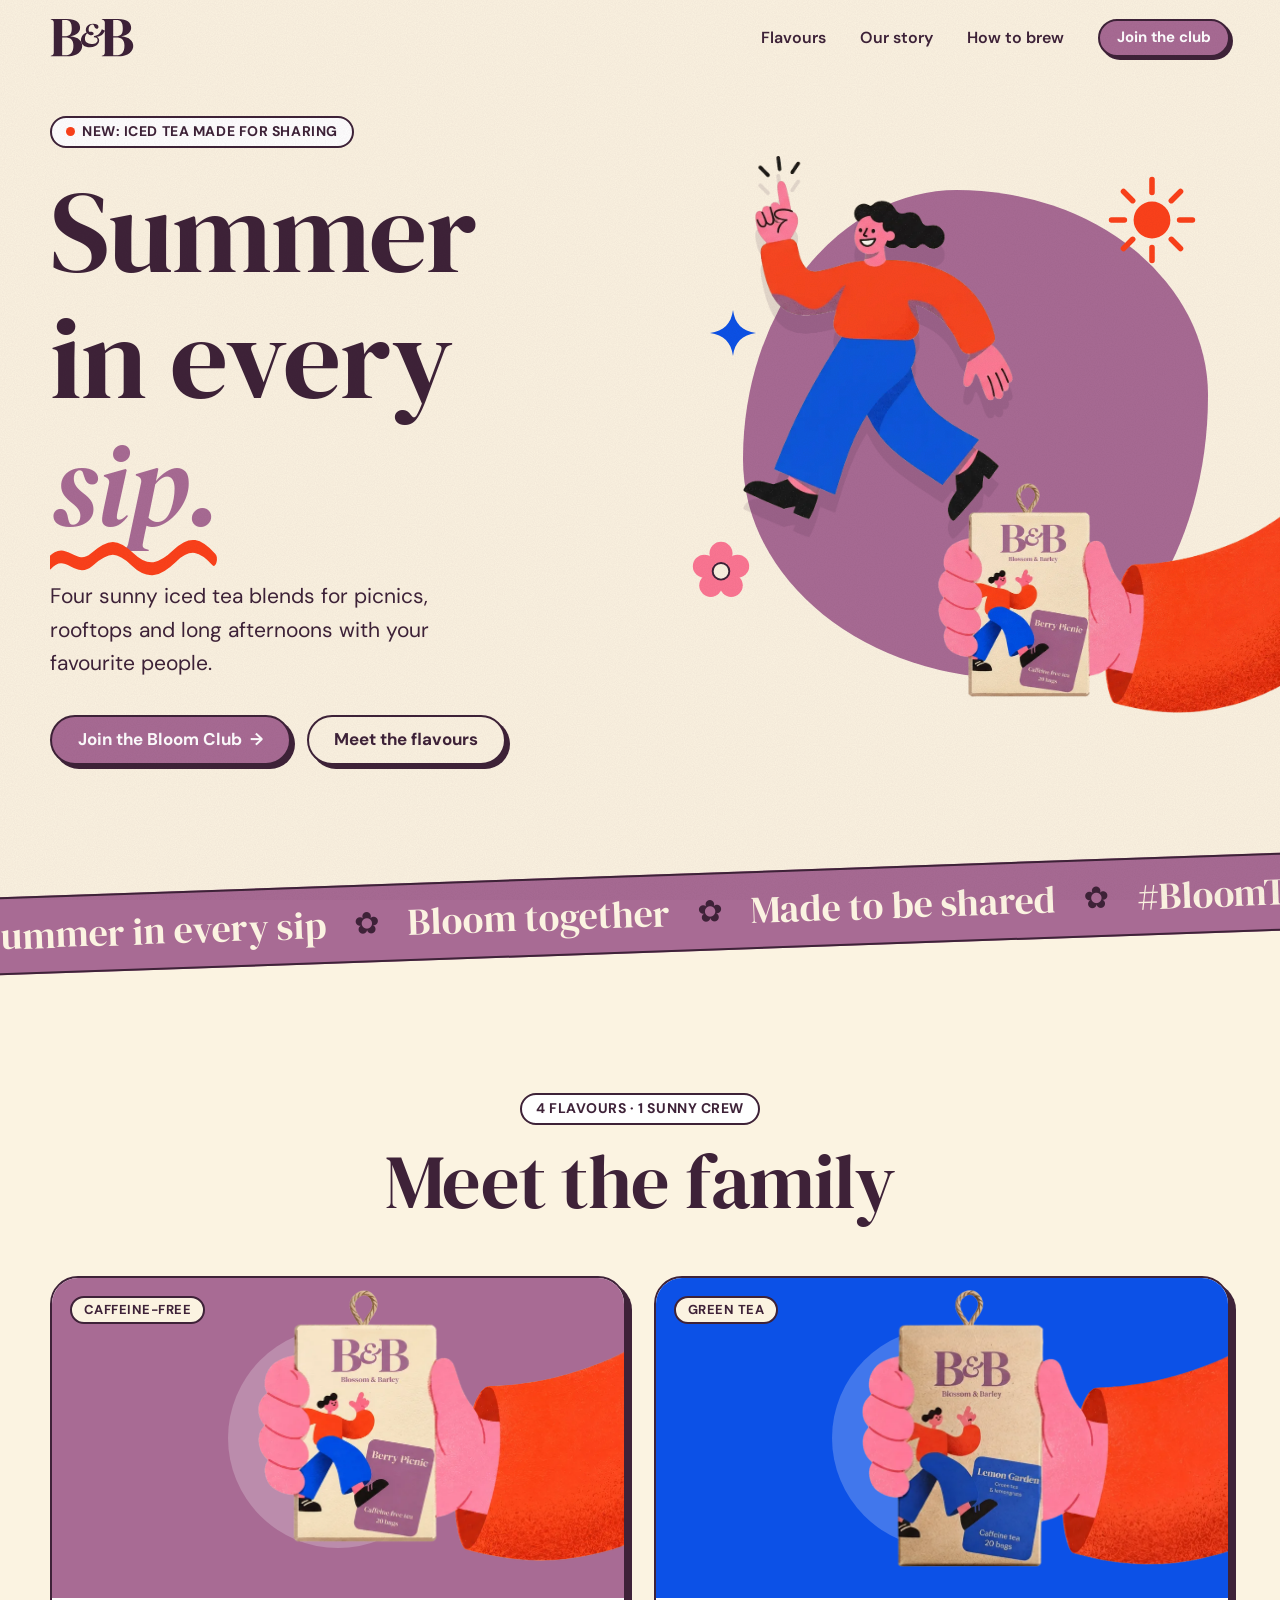
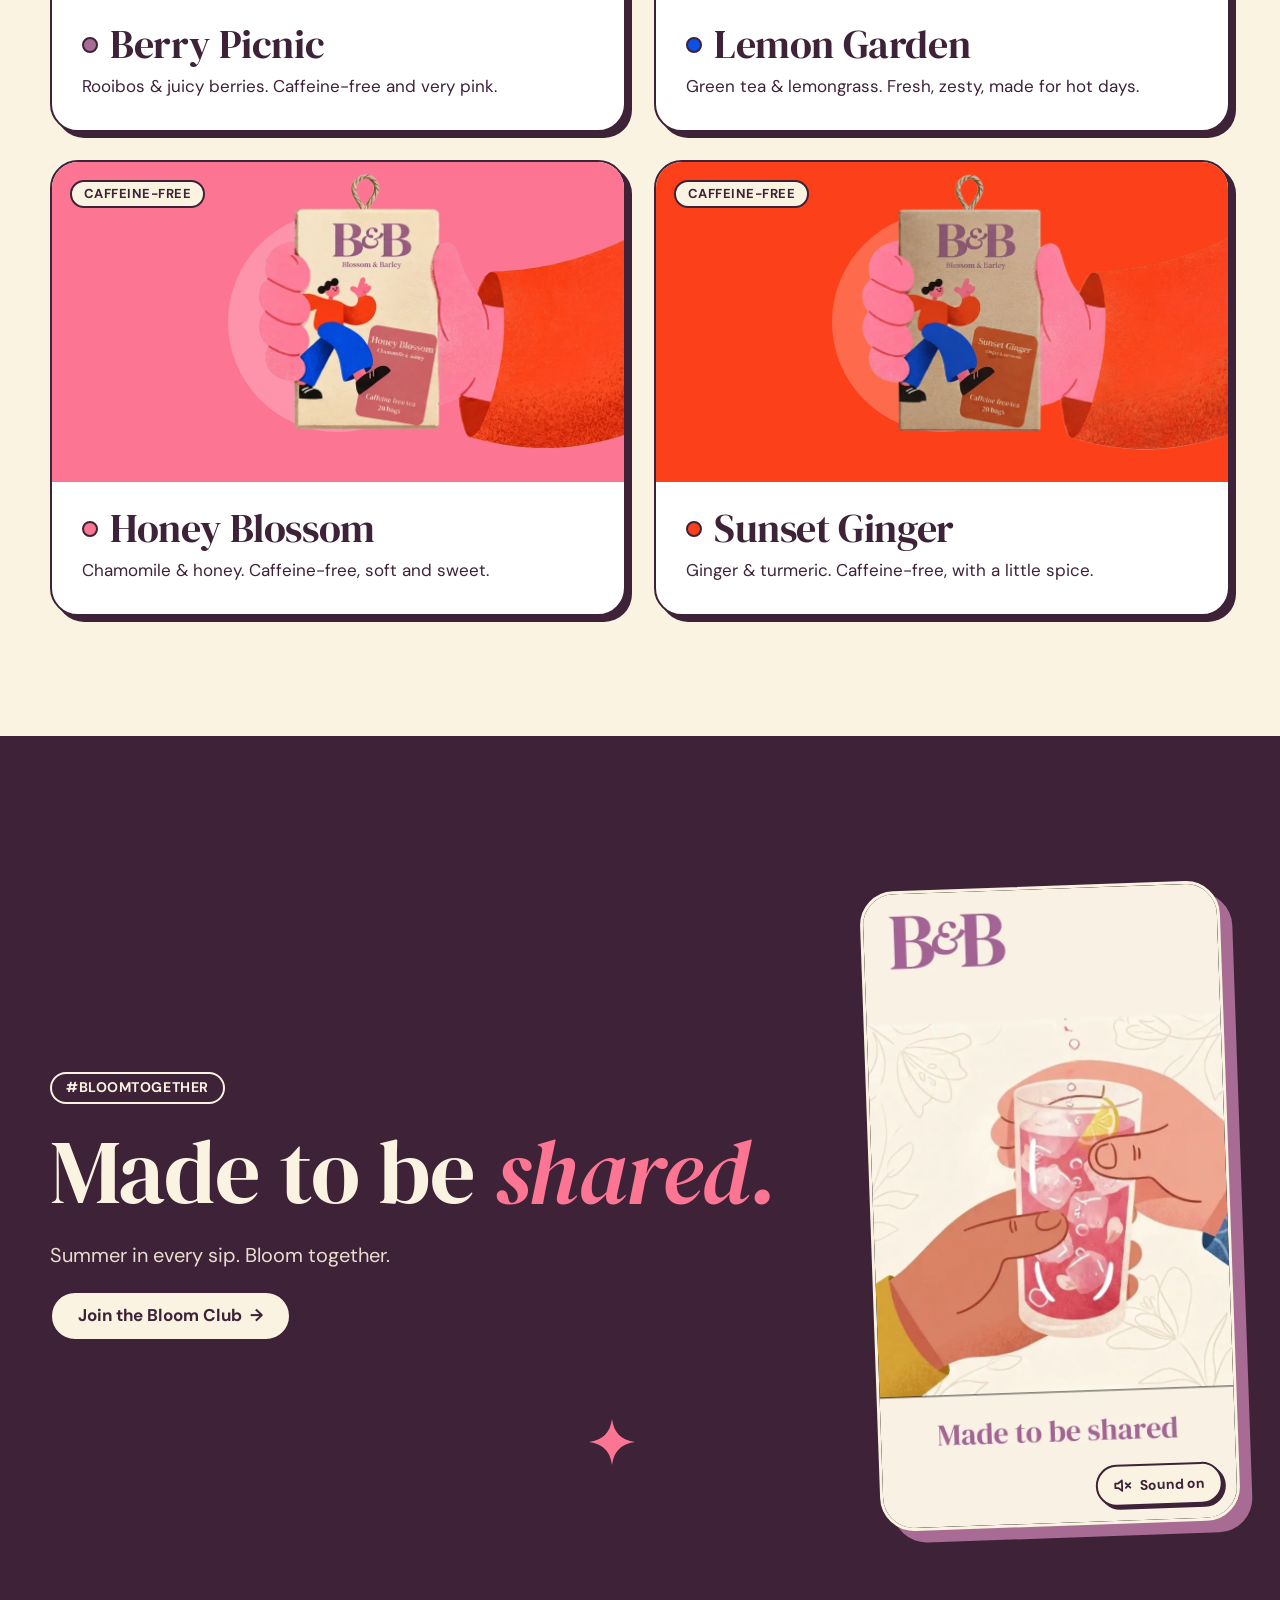
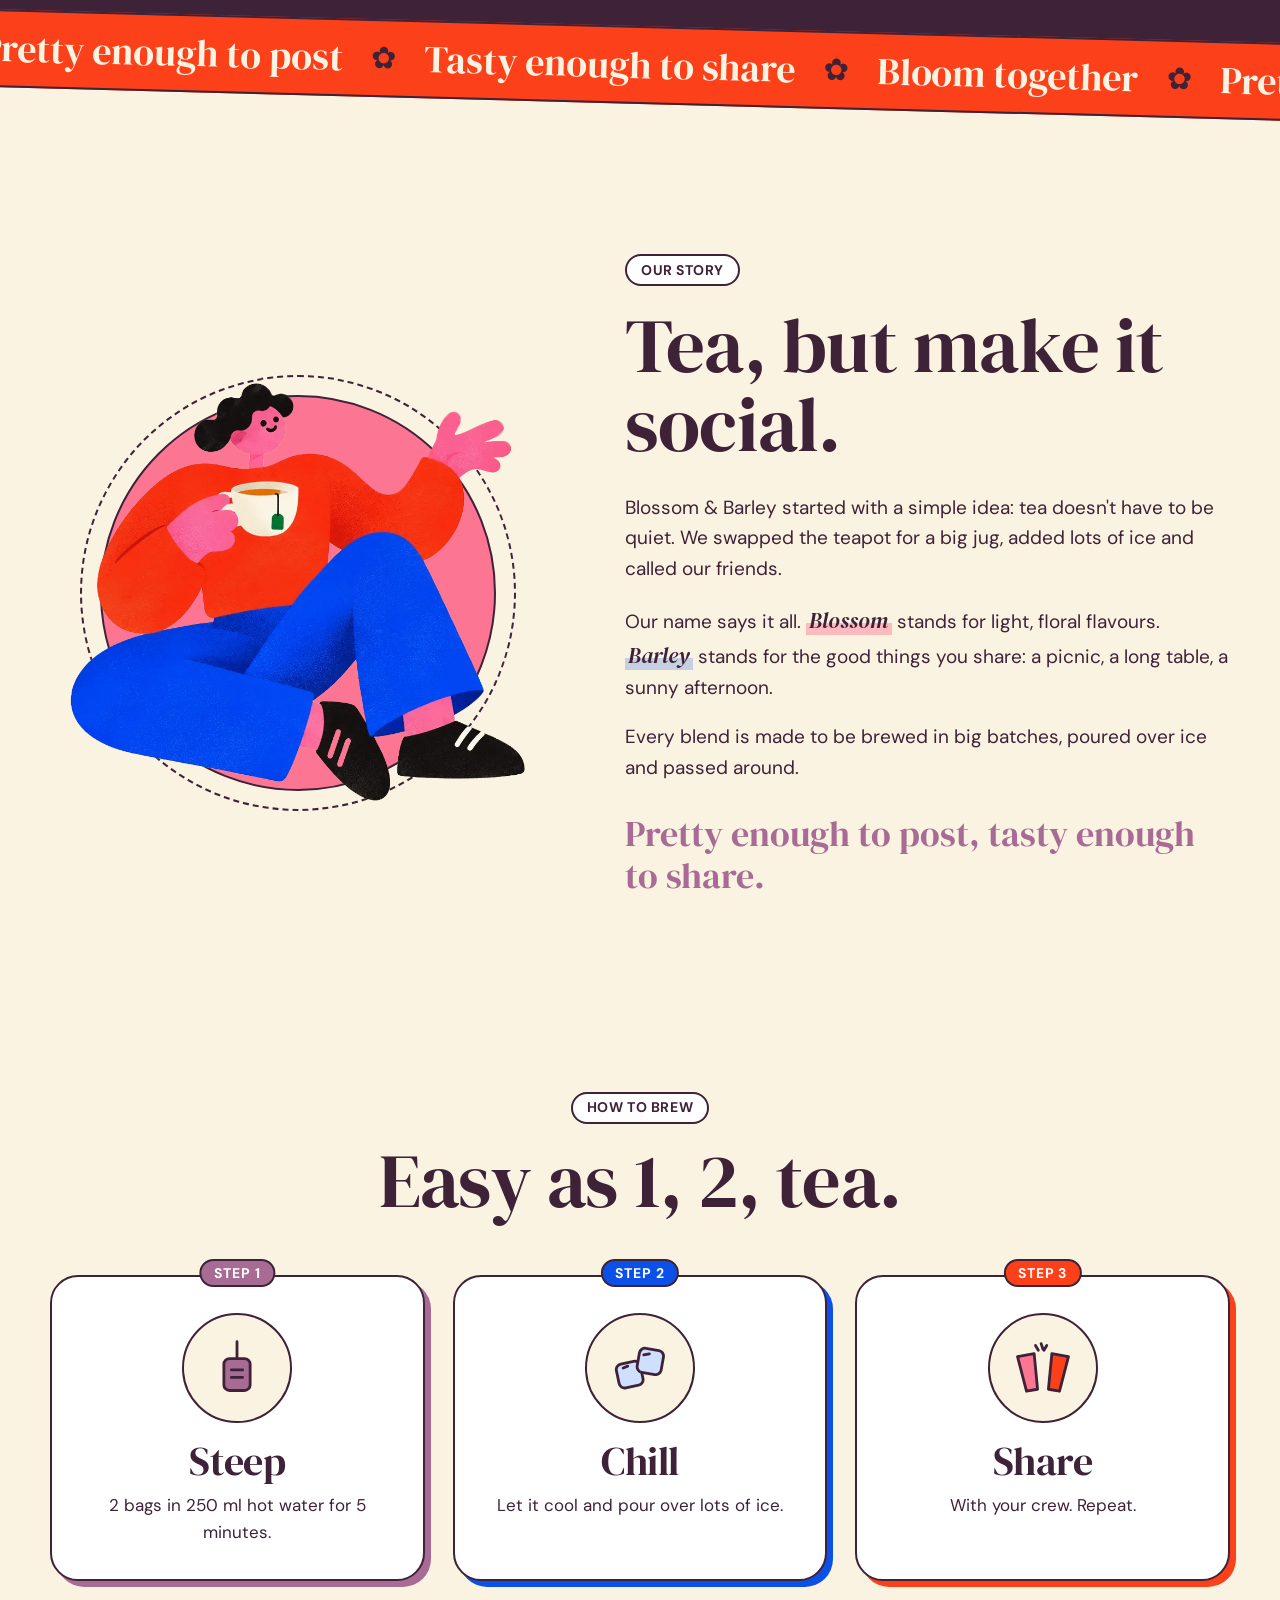
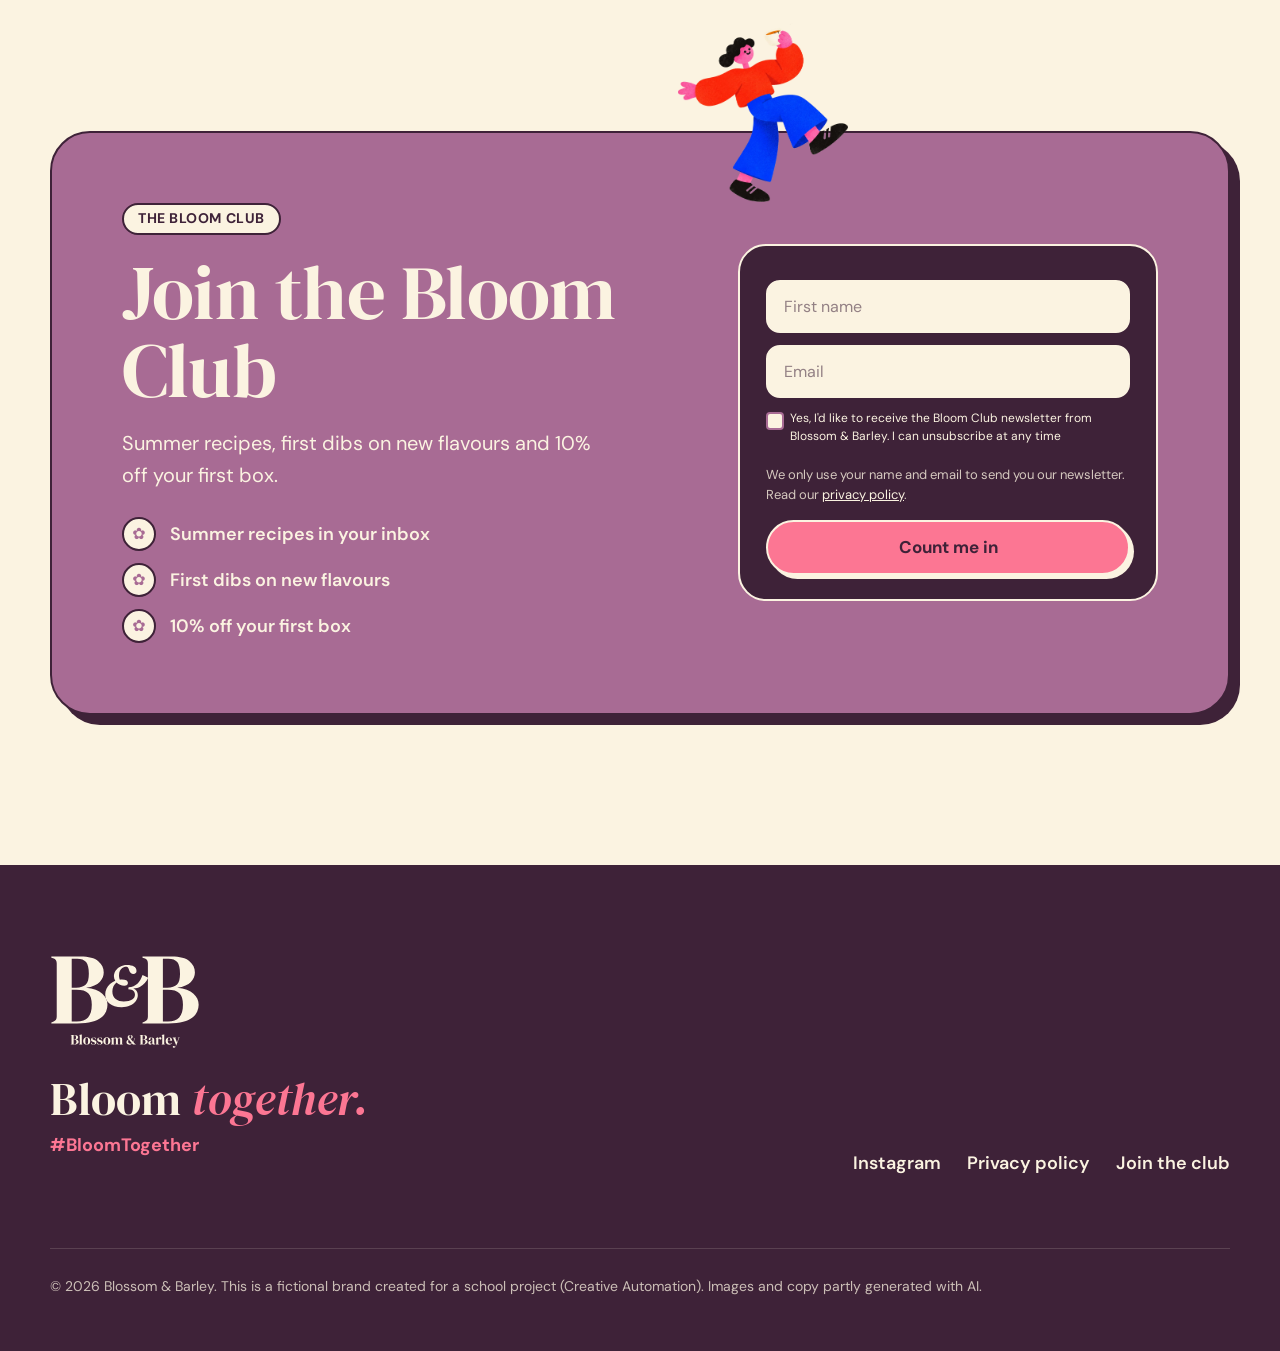
<file: index.html>
<!DOCTYPE html>
<html lang="en">
<head>
  <meta charset="utf-8">
  <meta name="viewport" content="width=device-width, initial-scale=1">
  <title>Blossom &amp; Barley · Summer in every sip.</title>
  <meta name="description" content="Four sunny iced tea blends for picnics, rooftops and long afternoons with your favourite people. Join the Bloom Club for 10% off your first box.">
  <meta name="theme-color" content="#A86B94">
  <meta property="og:title" content="Blossom &amp; Barley · Summer in every sip.">
  <meta property="og:description" content="Iced tea made for sharing. #BloomTogether">
  <meta property="og:image" content="img/video-poster.webp">
  <link rel="icon" href="img/favicon.svg" type="image/svg+xml">
  <link rel="preload" href="fonts/dm-serif-display.woff" as="font" type="font/woff" crossorigin>
  <link rel="stylesheet" href="css/mailerlite.css">
  <link rel="stylesheet" href="css/style.css">
</head>
<body>
<svg width="0" height="0" style="position:absolute" aria-hidden="true">
  <symbol id="logo-klein" viewBox="13 30 74 35"><path d="M13.66,63.8v-.5l.9-.35c.67-.27,1.12-.6,1.38-1s.38-.93.38-1.6v-26.1c0-.7-.12-1.25-.38-1.65-.25-.4-.71-.72-1.38-.95l-.9-.35v-.5h14.35c4.07,0,7,.74,8.8,2.23,1.8,1.48,2.7,3.36,2.7,5.62,0,1.7-.66,3.24-1.98,4.62-1.32,1.38-3.57,2.36-6.77,2.92,3.67.4,6.35,1.36,8.05,2.88,1.7,1.52,2.55,3.36,2.55,5.52,0,1.07-.23,2.14-.7,3.23-.47,1.08-1.26,2.08-2.38,2.98s-2.64,1.62-4.57,2.17c-1.93.55-4.38.83-7.35.83h-12.7ZM23.71,46.15h2.15c2.23,0,3.84-.52,4.83-1.55.98-1.03,1.47-2.83,1.47-5.4s-.45-4.57-1.35-5.7c-.9-1.13-2.37-1.7-4.4-1.7h-2.7v14.35ZM23.71,62.8h2.5c2.5,0,4.36-.67,5.57-2,1.22-1.33,1.83-3.42,1.83-6.25,0-2.67-.58-4.57-1.75-5.7-1.17-1.13-3.08-1.7-5.75-1.7h-2.4v15.65Z"/><path d="M58.64,63.8v-.5l.9-.35c.67-.27,1.12-.6,1.38-1s.38-.93.38-1.6v-26.1c0-.7-.12-1.25-.38-1.65-.25-.4-.71-.72-1.38-.95l-.9-.35v-.5h14.35c4.07,0,7,.74,8.8,2.23,1.8,1.48,2.7,3.36,2.7,5.62,0,1.7-.66,3.24-1.98,4.62-1.32,1.38-3.57,2.36-6.77,2.92,3.67.4,6.35,1.36,8.05,2.88,1.7,1.52,2.55,3.36,2.55,5.52,0,1.07-.23,2.14-.7,3.23-.47,1.08-1.26,2.08-2.38,2.98s-2.64,1.62-4.57,2.17c-1.93.55-4.38.83-7.35.83h-12.7ZM68.69,46.15h2.15c2.23,0,3.84-.52,4.83-1.55.98-1.03,1.47-2.83,1.47-5.4s-.45-4.57-1.35-5.7c-.9-1.13-2.37-1.7-4.4-1.7h-2.7v14.35ZM68.69,62.8h2.5c2.5,0,4.36-.67,5.57-2,1.22-1.33,1.83-3.42,1.83-6.25,0-2.67-.58-4.57-1.75-5.7-1.17-1.13-3.08-1.7-5.75-1.7h-2.4v15.65Z"/><path d="M48.37,55.77c-2.64,0-4.66-.6-6.04-1.79-1.39-1.19-2.08-2.75-2.08-4.67,0-.92.2-1.81.61-2.67s.99-1.63,1.74-2.31c.75-.68,1.62-1.21,2.59-1.59-.44-.72-.66-1.47-.66-2.25,0-.98.27-1.89.81-2.72.54-.83,1.29-1.5,2.26-2.02.97-.52,2.08-.78,3.35-.78,1.48,0,2.63.25,3.46.76.83.51,1.25,1.22,1.27,2.12,0,.4-.12.76-.38,1.08s-.66.48-1.21.48c-.92,0-1.6-.63-2.04-1.89l-.15-.51c-.14-.46-.37-.81-.69-1.04-.32-.23-.71-.29-1.17-.17-.46.06-.92.26-1.39.6-.47.34-.86.81-1.16,1.42-.3.61-.45,1.38-.45,2.29,0,.36.04.72.11,1.06.07.35.17.68.31.98.32-.04.64-.06.96-.06,2.02,0,3.03.55,3.03,1.65,0,.44-.15.79-.45,1.05-.3.26-.76.39-1.38.39-.74,0-1.44-.15-2.1-.45-.66-.3-1.23-.7-1.71-1.2-.62.5-1.12,1.14-1.49,1.92-.37.78-.55,1.63-.55,2.55,0,1.6.53,2.82,1.6,3.65,1.07.83,2.41,1.25,4,1.25,1.86,0,3.25-.32,4.17-.96s1.38-1.43,1.38-2.37c0-.78-.24-1.4-.7-1.85-.47-.45-1.35-.73-2.62-.85l.18-.93c1.82-.2,3.26-.8,4.33-1.8,1.07-1,1.92-2.41,2.54-4.23l2.82,1.29c-.52,1.02-1.09,1.9-1.71,2.64-.62.74-1.38,1.33-2.28,1.79-.9.45-2.03.75-3.39.88.74.26,1.29.69,1.67,1.29s.56,1.24.56,1.92c0,1.14-.35,2.17-1.04,3.08-.69.91-1.64,1.63-2.83,2.16-1.2.53-2.56.8-4.08.8Z"/></symbol>
  <symbol id="logo-volledig" viewBox="13 30 74 47"><path d="M13.66,63.8v-.5l.9-.35c.67-.27,1.12-.6,1.38-1s.38-.93.38-1.6v-26.1c0-.7-.12-1.25-.38-1.65-.25-.4-.71-.72-1.38-.95l-.9-.35v-.5h14.35c4.07,0,7,.74,8.8,2.23,1.8,1.48,2.7,3.36,2.7,5.62,0,1.7-.66,3.24-1.98,4.62-1.32,1.38-3.57,2.36-6.77,2.92,3.67.4,6.35,1.36,8.05,2.88,1.7,1.52,2.55,3.36,2.55,5.52,0,1.07-.23,2.14-.7,3.23-.47,1.08-1.26,2.08-2.38,2.98s-2.64,1.62-4.57,2.17c-1.93.55-4.38.83-7.35.83h-12.7ZM23.71,46.15h2.15c2.23,0,3.84-.52,4.83-1.55.98-1.03,1.47-2.83,1.47-5.4s-.45-4.57-1.35-5.7c-.9-1.13-2.37-1.7-4.4-1.7h-2.7v14.35ZM23.71,62.8h2.5c2.5,0,4.36-.67,5.57-2,1.22-1.33,1.83-3.42,1.83-6.25,0-2.67-.58-4.57-1.75-5.7-1.17-1.13-3.08-1.7-5.75-1.7h-2.4v15.65Z"/><path d="M23.25,74.12v-.07l.13-.05c.09-.04.16-.08.19-.14.04-.06.05-.13.05-.22v-3.65c0-.1-.02-.17-.05-.23-.04-.06-.1-.1-.19-.13l-.13-.05v-.07h2.01c.57,0,.98.1,1.23.31.25.21.38.47.38.79,0,.24-.09.45-.28.65-.18.19-.5.33-.95.41.51.06.89.19,1.13.4s.36.47.36.77c0,.15-.03.3-.1.45s-.18.29-.33.42-.37.23-.64.3c-.27.08-.61.12-1.03.12h-1.78ZM24.66,71.65h.3c.31,0,.54-.07.67-.22s.21-.4.21-.76-.06-.64-.19-.8c-.13-.16-.33-.24-.62-.24h-.38v2.01ZM24.66,73.98h.35c.35,0,.61-.09.78-.28s.26-.48.26-.88c0-.37-.08-.64-.25-.8s-.43-.24-.8-.24h-.34v2.19Z"/><path d="M27.37,74.12v-.07l.08-.03c.17-.06.25-.17.25-.35v-3.74c0-.09-.02-.16-.06-.21-.04-.05-.1-.08-.2-.11l-.09-.02v-.07l1.28-.3.08.06-.03.98v2.39c0,.17,0,.34,0,.51,0,.17,0,.34,0,.51,0,.09.02.17.06.23.04.06.1.1.19.13l.09.02v.07h-1.67Z"/><path d="M31.12,74.23c-.35,0-.66-.07-.92-.22-.26-.15-.46-.36-.61-.63-.14-.27-.21-.59-.21-.95s.08-.68.23-.95c.15-.27.36-.47.62-.62s.56-.22.89-.22.63.07.89.21c.26.14.47.35.62.61.15.27.23.58.23.95s-.07.69-.21.96c-.14.27-.34.48-.6.62-.26.15-.57.22-.92.22ZM31.12,74.09c.16,0,.29-.05.39-.14.1-.09.17-.26.21-.5.04-.24.07-.57.07-1.01s-.02-.78-.07-1.01c-.04-.24-.12-.4-.21-.5-.1-.09-.23-.14-.39-.14s-.29.05-.4.14-.17.26-.22.5c-.04.24-.07.58-.07,1.01s.02.77.07,1.01c.04.24.12.4.22.5s.23.14.4.14Z"/><path d="M34.38,74.23c-.23,0-.43-.03-.62-.08-.18-.05-.35-.12-.5-.2v-.83h.08l.24.42c.1.19.22.33.34.42.12.09.28.14.47.14.22,0,.4-.05.54-.15.14-.1.21-.23.21-.4,0-.15-.05-.28-.15-.38-.1-.1-.28-.19-.55-.27l-.29-.09c-.29-.08-.51-.21-.67-.39-.16-.18-.25-.39-.25-.65,0-.31.12-.57.36-.78.24-.21.59-.32,1.04-.32.18,0,.35.02.51.06.16.04.32.1.47.18l-.04.76h-.07l-.24-.43c-.09-.15-.18-.26-.26-.33-.09-.06-.22-.09-.39-.09-.16,0-.31.04-.45.13-.14.09-.21.21-.21.38s.06.28.18.38.29.18.53.26l.32.09c.34.1.58.24.72.42s.22.4.22.65c0,.34-.13.61-.4.82-.27.21-.65.31-1.13.31Z"/><path d="M37.43,74.23c-.23,0-.43-.03-.62-.08-.18-.05-.35-.12-.5-.2v-.83h.08l.24.42c.1.19.22.33.34.42.12.09.28.14.47.14.22,0,.4-.05.54-.15.14-.1.21-.23.21-.4,0-.15-.05-.28-.15-.38-.1-.1-.28-.19-.55-.27l-.29-.09c-.29-.08-.51-.21-.67-.39-.16-.18-.25-.39-.25-.65,0-.31.12-.57.36-.78.24-.21.59-.32,1.04-.32.18,0,.35.02.51.06.16.04.32.1.47.18l-.04.76h-.07l-.24-.43c-.09-.15-.18-.26-.26-.33-.09-.06-.22-.09-.39-.09-.16,0-.31.04-.45.13-.14.09-.21.21-.21.38s.06.28.18.38.29.18.53.26l.32.09c.34.1.58.24.72.42s.22.4.22.65c0,.34-.13.61-.4.82-.27.21-.65.31-1.13.31Z"/><path d="M41.04,74.23c-.35,0-.66-.07-.92-.22-.26-.15-.46-.36-.61-.63-.14-.27-.21-.59-.21-.95s.08-.68.23-.95c.15-.27.36-.47.62-.62s.56-.22.89-.22.63.07.89.21c.26.14.47.35.62.61.15.27.23.58.23.95s-.07.69-.21.96c-.14.27-.34.48-.6.62-.26.15-.57.22-.92.22ZM41.04,74.09c.16,0,.29-.05.39-.14.1-.09.17-.26.21-.5.04-.24.07-.57.07-1.01s-.02-.78-.07-1.01c-.04-.24-.12-.4-.21-.5-.1-.09-.23-.14-.39-.14s-.29.05-.4.14-.17.26-.22.5c-.04.24-.07.58-.07,1.01s.02.77.07,1.01c.04.24.12.4.22.5s.23.14.4.14Z"/><path d="M43.09,74.12v-.07l.1-.03c.09-.02.15-.06.19-.12.04-.06.05-.13.06-.22v-2.19c0-.1-.02-.18-.05-.23-.03-.05-.1-.08-.19-.1l-.11-.03v-.07l1.2-.41.07.07.06.48c.15-.15.33-.28.53-.39s.41-.16.62-.16.4.05.54.14c.13.09.24.23.31.42.18-.17.38-.31.59-.41.21-.1.42-.15.62-.15.33,0,.58.08.73.24s.23.41.23.75v2.05c0,.18.08.3.25.34l.08.02v.07h-1.62v-.07l.07-.02c.09-.03.15-.07.19-.13.04-.06.05-.13.05-.22v-2.14c0-.2-.04-.33-.11-.4-.07-.07-.18-.11-.34-.11-.12,0-.24.03-.35.08-.11.05-.23.13-.36.24.02.07.04.16.05.25,0,.09,0,.18,0,.28v1.81c0,.18.09.3.25.34l.06.02v.07h-1.62v-.07l.1-.03c.09-.03.15-.07.19-.12.04-.05.05-.13.05-.22v-2.14c0-.19-.03-.32-.1-.4-.07-.08-.18-.12-.35-.12-.11,0-.21.03-.32.08s-.22.13-.34.23v2.34c0,.18.08.3.25.34l.06.02v.07h-1.65Z"/><path d="M52.19,74.23c-.31,0-.57-.06-.79-.17-.22-.11-.38-.26-.49-.45-.11-.19-.17-.39-.17-.62,0-.56.36-1,1.09-1.3-.13-.18-.25-.36-.35-.54-.1-.18-.15-.39-.15-.64,0-.33.12-.6.35-.79.24-.2.54-.3.93-.3s.66.08.87.25.31.38.31.65c0,.23-.09.43-.28.6-.19.17-.45.33-.8.48.09.1.18.2.28.31.09.11.19.22.3.33.13.14.25.27.37.4.12.13.24.26.36.39.11-.15.22-.34.31-.56.1-.22.17-.45.23-.69.04-.18-.03-.29-.2-.34l-.05-.02v-.07h.79v.07l-.06.02c-.15.05-.25.16-.3.32-.07.26-.16.51-.26.74s-.22.45-.36.64l.75.79c.06.06.12.12.18.16.06.04.13.08.2.13l.1.05v.07h-1.41l-.47-.5c-.09.1-.19.19-.3.29-.11.09-.25.17-.41.23-.16.06-.35.09-.57.09ZM52.59,73.76c.16,0,.31-.02.44-.07s.24-.11.34-.19c-.11-.13-.23-.26-.35-.4-.12-.14-.24-.27-.34-.4-.13-.15-.26-.31-.38-.46-.12-.15-.25-.3-.37-.45-.12.11-.21.24-.27.39-.06.15-.08.31-.08.47,0,.32.09.58.28.79.19.21.43.31.73.31ZM52.63,71.3c.18-.16.31-.33.4-.49.08-.17.12-.35.12-.55,0-.18-.05-.33-.14-.44-.09-.11-.22-.17-.38-.17-.15,0-.28.06-.38.17s-.15.25-.15.43c0,.11.02.22.06.34.04.12.11.25.21.4.03.04.07.08.11.13.05.05.1.12.16.2Z"/><path d="M57.3,74.12v-.07l.13-.05c.09-.04.16-.08.19-.14.04-.06.05-.13.05-.22v-3.65c0-.1-.02-.17-.05-.23-.04-.06-.1-.1-.19-.13l-.13-.05v-.07h2.01c.57,0,.98.1,1.23.31.25.21.38.47.38.79,0,.24-.09.45-.28.65-.18.19-.5.33-.95.41.51.06.89.19,1.13.4s.36.47.36.77c0,.15-.03.3-.1.45s-.18.29-.33.42-.37.23-.64.3c-.27.08-.61.12-1.03.12h-1.78ZM58.7,71.65h.3c.31,0,.54-.07.67-.22s.21-.4.21-.76-.06-.64-.19-.8c-.13-.16-.33-.24-.62-.24h-.38v2.01ZM58.7,73.98h.35c.35,0,.61-.09.78-.28s.26-.48.26-.88c0-.37-.08-.64-.25-.8s-.43-.24-.8-.24h-.34v2.19Z"/><path d="M62.49,74.23c-.27,0-.5-.08-.68-.23s-.28-.38-.28-.67c0-.22.11-.42.34-.61.22-.18.58-.32,1.06-.42.08-.01.16-.03.25-.05.09-.02.19-.03.29-.05v-.55c0-.32-.04-.54-.12-.67s-.2-.19-.36-.19c-.11,0-.2.04-.27.11-.07.07-.11.2-.13.37v.08c-.02.2-.07.35-.16.44-.09.09-.2.14-.33.14-.12,0-.22-.04-.3-.11-.08-.07-.12-.18-.12-.3,0-.19.07-.35.2-.48.13-.13.31-.23.53-.29.22-.07.46-.1.71-.1.42,0,.74.1.96.3s.34.53.34.99v1.55c0,.21.1.31.29.31h.15l.06.06c-.09.11-.19.2-.29.26-.1.06-.25.09-.44.09-.21,0-.37-.05-.49-.14-.12-.1-.2-.22-.23-.38-.14.15-.28.28-.43.38-.15.11-.34.16-.57.16ZM62.92,73.8c.09,0,.18-.02.26-.07.08-.04.18-.11.29-.21v-1.18s-.09.02-.14.03c-.05,0-.1.02-.16.03-.21.06-.39.15-.51.28-.13.13-.19.31-.19.54,0,.19.04.33.13.43.09.1.2.14.32.14Z"/><path d="M65.08,74.12v-.07l.11-.03c.09-.03.16-.07.19-.13.04-.06.05-.13.05-.22v-2.19c0-.1-.02-.18-.05-.23-.04-.05-.1-.08-.19-.1l-.11-.03v-.07l1.2-.41.07.07.06.6v.06c.07-.13.15-.25.26-.36.11-.11.22-.2.35-.27.13-.07.26-.1.38-.1.18,0,.31.05.41.15.09.1.14.22.14.37,0,.16-.04.28-.14.37-.09.09-.2.13-.33.13-.2,0-.37-.1-.52-.29h-.01c-.05-.08-.1-.12-.16-.12-.06,0-.12.02-.17.09-.05.04-.08.09-.12.15-.03.06-.06.12-.09.2v1.95c0,.19.08.3.24.35l.22.06v.07h-1.81Z"/><path d="M68.04,74.12v-.07l.08-.03c.17-.06.25-.17.25-.35v-3.74c0-.09-.02-.16-.06-.21-.04-.05-.1-.08-.2-.11l-.09-.02v-.07l1.28-.3.08.06-.03.98v2.39c0,.17,0,.34,0,.51,0,.17,0,.34,0,.51,0,.09.02.17.06.23.04.06.1.1.19.13l.09.02v.07h-1.67Z"/><path d="M71.78,70.65c.3,0,.56.06.78.19.21.12.38.29.49.5.11.21.17.45.17.72,0,.05,0,.1,0,.16s-.01.1-.03.14h-2.09c0,.5.09.87.27,1.09s.44.33.78.33c.23,0,.42-.04.57-.11.14-.07.28-.18.41-.33l.07.06c-.14.26-.34.46-.58.6-.24.14-.53.22-.86.22s-.63-.07-.88-.21c-.26-.14-.46-.35-.6-.61-.14-.27-.22-.58-.22-.95s.08-.71.25-.98.38-.47.65-.61c.26-.14.54-.21.83-.21ZM71.76,70.79c-.14,0-.25.04-.35.12s-.17.23-.22.43-.08.5-.09.88h1.2c.05-.51.03-.88-.06-1.1s-.25-.34-.48-.34Z"/><path d="M74.19,75.8c-.19,0-.33-.05-.44-.14-.11-.09-.17-.21-.17-.36,0-.13.05-.24.14-.31.09-.08.2-.12.31-.12s.21.02.29.07c.08.05.15.12.21.21l.05.06c.1.14.21.14.31,0,.04-.07.09-.16.14-.28s.12-.27.19-.46l-1.36-3.25c-.03-.09-.07-.16-.1-.21-.04-.05-.1-.1-.18-.14l-.13-.05v-.07h1.74v.06l-.14.06c-.1.03-.16.09-.16.16,0,.07.02.16.05.27l.73,1.89.69-1.91c.04-.11.05-.2.04-.27,0-.07-.07-.12-.17-.15l-.15-.03v-.07h.97v.07l-.15.05c-.11.03-.18.08-.22.14s-.08.14-.12.25l-1.13,3.07c-.18.49-.36.86-.55,1.1-.18.24-.42.36-.71.36Z"/><path d="M58.64,63.8v-.5l.9-.35c.67-.27,1.12-.6,1.38-1s.38-.93.38-1.6v-26.1c0-.7-.12-1.25-.38-1.65-.25-.4-.71-.72-1.38-.95l-.9-.35v-.5h14.35c4.07,0,7,.74,8.8,2.23,1.8,1.48,2.7,3.36,2.7,5.62,0,1.7-.66,3.24-1.98,4.62-1.32,1.38-3.57,2.36-6.77,2.92,3.67.4,6.35,1.36,8.05,2.88,1.7,1.52,2.55,3.36,2.55,5.52,0,1.07-.23,2.14-.7,3.23-.47,1.08-1.26,2.08-2.38,2.98s-2.64,1.62-4.57,2.17c-1.93.55-4.38.83-7.35.83h-12.7ZM68.69,46.15h2.15c2.23,0,3.84-.52,4.83-1.55.98-1.03,1.47-2.83,1.47-5.4s-.45-4.57-1.35-5.7c-.9-1.13-2.37-1.7-4.4-1.7h-2.7v14.35ZM68.69,62.8h2.5c2.5,0,4.36-.67,5.57-2,1.22-1.33,1.83-3.42,1.83-6.25,0-2.67-.58-4.57-1.75-5.7-1.17-1.13-3.08-1.7-5.75-1.7h-2.4v15.65Z"/><path d="M48.37,55.77c-2.64,0-4.66-.6-6.04-1.79-1.39-1.19-2.08-2.75-2.08-4.67,0-.92.2-1.81.61-2.67s.99-1.63,1.74-2.31c.75-.68,1.62-1.21,2.59-1.59-.44-.72-.66-1.47-.66-2.25,0-.98.27-1.89.81-2.72.54-.83,1.29-1.5,2.26-2.02.97-.52,2.08-.78,3.35-.78,1.48,0,2.63.25,3.46.76.83.51,1.25,1.22,1.27,2.12,0,.4-.12.76-.38,1.08s-.66.48-1.21.48c-.92,0-1.6-.63-2.04-1.89l-.15-.51c-.14-.46-.37-.81-.69-1.04-.32-.23-.71-.29-1.17-.17-.46.06-.92.26-1.39.6-.47.34-.86.81-1.16,1.42-.3.61-.45,1.38-.45,2.29,0,.36.04.72.11,1.06.07.35.17.68.31.98.32-.04.64-.06.96-.06,2.02,0,3.03.55,3.03,1.65,0,.44-.15.79-.45,1.05-.3.26-.76.39-1.38.39-.74,0-1.44-.15-2.1-.45-.66-.3-1.23-.7-1.71-1.2-.62.5-1.12,1.14-1.49,1.92-.37.78-.55,1.63-.55,2.55,0,1.6.53,2.82,1.6,3.65,1.07.83,2.41,1.25,4,1.25,1.86,0,3.25-.32,4.17-.96s1.38-1.43,1.38-2.37c0-.78-.24-1.4-.7-1.85-.47-.45-1.35-.73-2.62-.85l.18-.93c1.82-.2,3.26-.8,4.33-1.8,1.07-1,1.92-2.41,2.54-4.23l2.82,1.29c-.52,1.02-1.09,1.9-1.71,2.64-.62.74-1.38,1.33-2.28,1.79-.9.45-2.03.75-3.39.88.74.26,1.29.69,1.67,1.29s.56,1.24.56,1.92c0,1.14-.35,2.17-1.04,3.08-.69.91-1.64,1.63-2.83,2.16-1.2.53-2.56.8-4.08.8Z"/></symbol>
  <symbol id="sun" viewBox="0 0 100 100"><circle cx="50" cy="50" r="20" fill="currentColor"/><g stroke="currentColor" stroke-width="6" stroke-linecap="round"><path d="M50 6v14M50 80v14M6 50h14M80 50h14M19 19l10 10M71 71l10 10M81 19 71 29M29 71 19 81"/></g></symbol>
  <symbol id="flower" viewBox="0 0 100 100"><g fill="currentColor"><circle cx="50" cy="24" r="18"/><circle cx="76" cy="44" r="18"/><circle cx="66" cy="74" r="18"/><circle cx="34" cy="74" r="18"/><circle cx="24" cy="44" r="18"/></g><circle cx="50" cy="52" r="13" fill="#FBF3E1" stroke="#3E2238" stroke-width="3"/></symbol>
  <symbol id="spark" viewBox="0 0 100 100"><path fill="currentColor" d="M50 0c4 30 20 46 50 50-30 4-46 20-50 50-4-30-20-46-50-50C30 46 46 30 50 0z"/></symbol>
</svg>

<a class="skip" href="#main">Skip to content</a>

<header class="nav">
  <div class="wrap">
    <a class="nav__logo" href="#top" aria-label="Blossom &amp; Barley – home"><svg viewBox="0 0 74 35" aria-hidden="true"><use href="#logo-klein" width="74" height="35"/></svg></a>
    <button class="nav__toggle" aria-label="Menu" aria-expanded="false" aria-controls="menu"><span></span><span></span><span></span></button>
    <ul class="nav__links" id="menu">
      <li><a href="#flavours">Flavours</a></li>
      <li><a href="#story">Our story</a></li>
      <li><a href="#brew">How to brew</a></li>
      <li><a class="btn btn--small" href="#join">Join the club</a></li>
    </ul>
  </div>
</header>

<main id="main">
  <!-- 1. HERO -->
  <section class="hero" id="top">
    <div class="wrap">
      <div class="hero__text">
        <span class="eyebrow"><span class="dot"></span>New: iced tea made for sharing</span>
        <h1>
          <span class="line"><span style="--i:0">Summer</span></span>
          <span class="line"><span style="--i:1">in every</span></span>
          <span class="line"><span style="--i:2"><em>sip.<svg class="squiggle" viewBox="0 0 200 20" preserveAspectRatio="none" aria-hidden="true"><path d="M3 12c20-10 30 6 50-2s30-8 48 0 32 6 50-2 30-6 46 2"/></svg></em></span></span>
        </h1>
        <p class="hero__sub" data-reveal style="--d:.6s">Four sunny iced tea blends for picnics, rooftops and long afternoons with your favourite people.</p>
        <div class="hero__ctas" data-reveal style="--d:.75s">
          <a class="btn" href="#join">Join the Bloom Club <span class="arrow">→</span></a>
          <a class="btn btn--ghost" href="#flavours">Meet the flavours</a>
        </div>
      </div>
      <div class="hero__stage" aria-hidden="true">
        <div class="hero__blob" data-depth="10"></div>
        <svg class="doodle doodle--sun" data-depth="-25"><use href="#sun"/></svg>
        <svg class="doodle doodle--spark" data-depth="30"><use href="#spark"/></svg>
        <svg class="doodle doodle--flower" data-depth="-20"><use href="#flower"/></svg>
        <img class="hero__char" data-depth="18" src="img/wandelen.webp" alt="" width="630" height="849">
        <img class="hero__box" data-depth="34" src="img/berry-picnic.webp" alt="" width="900" height="547">
      </div>
    </div>
  </section>

  <div class="marquee" aria-hidden="true">
    <div class="marquee__track">
      <span>Summer in every sip</span><span>Bloom together</span><span>Made to be shared</span><span>#BloomTogether</span>
      <span>Summer in every sip</span><span>Bloom together</span><span>Made to be shared</span><span>#BloomTogether</span>
    </div>
  </div>

  <!-- 2. FLAVOURS -->
  <section class="flavours" id="flavours">
    <div class="wrap">
      <div class="section-head" data-reveal>
        <span class="eyebrow">4 flavours · 1 sunny crew</span>
        <h2>Meet the family</h2>
      </div>
      <div class="flavour-grid">
        <article class="flavour flavour--berry" data-reveal style="--d:0s">
          <div class="flavour__art"><span class="tag">Caffeine-free</span><img src="img/berry-picnic.webp" alt="Hand holding a Blossom &amp; Barley Berry Picnic tea box" width="900" height="547" loading="lazy"></div>
          <div class="flavour__body"><h3>Berry Picnic</h3><p>Rooibos &amp; juicy berries. Caffeine-free and very pink.</p></div>
        </article>
        <article class="flavour flavour--lemon" data-reveal style="--d:.1s">
          <div class="flavour__art"><span class="tag">Green tea</span><img src="img/lemon-garden.webp" alt="Hand holding a Blossom &amp; Barley Lemon Garden tea box" width="900" height="560" loading="lazy"></div>
          <div class="flavour__body"><h3>Lemon Garden</h3><p>Green tea &amp; lemongrass. Fresh, zesty, made for hot days.</p></div>
        </article>
        <article class="flavour flavour--honey" data-reveal style="--d:0s">
          <div class="flavour__art"><span class="tag">Caffeine-free</span><img src="img/honey-blossom.webp" alt="Hand holding a Blossom &amp; Barley Honey Blossom tea box" width="900" height="556" loading="lazy"></div>
          <div class="flavour__body"><h3>Honey Blossom</h3><p>Chamomile &amp; honey. Caffeine-free, soft and sweet.</p></div>
        </article>
        <article class="flavour flavour--ginger" data-reveal style="--d:.1s">
          <div class="flavour__art"><span class="tag">Caffeine-free</span><img src="img/sunset-ginger.webp" alt="Hand holding a Blossom &amp; Barley Sunset Ginger tea box" width="900" height="557" loading="lazy"></div>
          <div class="flavour__body"><h3>Sunset Ginger</h3><p>Ginger &amp; turmeric. Caffeine-free, with a little spice.</p></div>
        </article>
      </div>
    </div>
  </section>

  <!-- VIDEO -->
  <section class="film" id="film">
    <svg class="doodle doodle--flower" aria-hidden="true"><use href="#flower"/></svg>
    <svg class="doodle doodle--spark" aria-hidden="true"><use href="#spark"/></svg>
    <div class="wrap">
      <div class="film__text" data-reveal="left">
        <span class="eyebrow">#BloomTogether</span>
        <h2>Made to be <em>shared.</em></h2>
        <p>Summer in every sip. Bloom together.</p>
        <a class="btn btn--ghost" href="#join">Join the Bloom Club <span class="arrow">→</span></a>
      </div>
      <div class="film__frame">
        <video src="videos/bloom-together.mp4" poster="img/video-poster.webp" muted loop playsinline preload="metadata" aria-label="Bloom Together campaign video: friends sharing Blossom &amp; Barley iced tea"></video>
        <button class="sound" type="button" aria-pressed="false">
          <svg class="off" viewBox="0 0 24 24" fill="none" stroke="currentColor" stroke-width="2.4" stroke-linecap="round" stroke-linejoin="round" aria-hidden="true"><path d="M11 5 6 9H2v6h4l5 4z"/><path d="m22 9-6 6M16 9l6 6"/></svg>
          <svg class="on" viewBox="0 0 24 24" fill="none" stroke="currentColor" stroke-width="2.4" stroke-linecap="round" stroke-linejoin="round" aria-hidden="true"><path d="M11 5 6 9H2v6h4l5 4z"/><path d="M15.5 8.5a5 5 0 0 1 0 7M19 5a10 10 0 0 1 0 14"/></svg>
          <span class="label">Sound on</span>
        </button>
      </div>
    </div>
  </section>

  <div class="marquee marquee--tilt" aria-hidden="true">
    <div class="marquee__track">
      <span>Pretty enough to post</span><span>Tasty enough to share</span><span>Bloom together</span>
      <span>Pretty enough to post</span><span>Tasty enough to share</span><span>Bloom together</span>
    </div>
  </div>

  <!-- 3. OUR STORY -->
  <section class="story" id="story">
    <div class="wrap">
      <div class="story__art" data-reveal="pop" aria-hidden="true">
        <div class="bg"></div>
        <img src="img/zitten.webp" alt="" width="833" height="765" loading="lazy">
      </div>
      <div class="story__text" data-reveal="right">
        <span class="eyebrow">Our story</span>
        <h2>Tea, but make it social.</h2>
        <p>Blossom &amp; Barley started with a simple idea: tea doesn't have to be quiet. We swapped the teapot for a big jug, added lots of ice and called our friends.</p>
        <p>Our name says it all. <span class="hl">Blossom</span> stands for light, floral flavours. <span class="hl hl--b">Barley</span> stands for the good things you share: a picnic, a long table, a sunny afternoon.</p>
        <p>Every blend is made to be brewed in big batches, poured over ice and passed around.</p>
        <p class="story__quote">Pretty enough to post, tasty enough to share.</p>
      </div>
    </div>
  </section>

  <!-- HOW TO BREW -->
  <section class="brew" id="brew">
    <div class="wrap">
      <div class="section-head" data-reveal>
        <span class="eyebrow">How to brew</span>
        <h2>Easy as 1, 2, tea.</h2>
      </div>
      <ol class="brew-grid">
        <li class="step" data-reveal="pop" style="--d:0s">
          <span class="step__num">STEP 1</span>
          <div class="step__icon" aria-hidden="true"><svg viewBox="0 0 64 64" fill="none" stroke="#3E2238" stroke-width="3" stroke-linecap="round" stroke-linejoin="round"><path d="M32 4v18"/><rect x="18" y="22" width="28" height="34" rx="6" fill="#A86B94"/><path d="M26 34h12M26 42h12"/></svg></div>
          <h3>Steep</h3>
          <p>2 bags in 250 ml hot water for 5 minutes.</p>
        </li>
        <li class="step" data-reveal="pop" style="--d:.12s">
          <span class="step__num">STEP 2</span>
          <div class="step__icon" aria-hidden="true"><svg viewBox="0 0 64 64" fill="none" stroke="#3E2238" stroke-width="3" stroke-linejoin="round"><rect x="8" y="26" width="26" height="26" rx="6" fill="#cfe0ff" transform="rotate(-12 21 39)"/><rect x="30" y="12" width="26" height="26" rx="6" fill="#cfe0ff" transform="rotate(10 43 25)"/><path d="M36 18l6-1M14 32l5-2" stroke-linecap="round"/></svg></div>
          <h3>Chill</h3>
          <p>Let it cool and pour over lots of ice.</p>
        </li>
        <li class="step" data-reveal="pop" style="--d:.24s">
          <span class="step__num">STEP 3</span>
          <div class="step__icon" aria-hidden="true"><svg viewBox="0 0 64 64" fill="none" stroke="#3E2238" stroke-width="3" stroke-linejoin="round" stroke-linecap="round"><path d="M8 18h18l-3 38H11z" fill="#FC7693" transform="rotate(-10 17 37)"/><path d="M38 18h18l-3 38H41z" fill="#FC411A" transform="rotate(10 47 37)"/><path d="M30 6l2 6M24 8l3 5M36 8l-3 5"/></svg></div>
          <h3>Share</h3>
          <p>With your crew. Repeat.</p>
        </li>
      </ol>
    </div>
  </section>

  <!-- 4. CTA + NEWSLETTER -->
  <section class="join" id="join">
    <div class="wrap">
      <div class="join__card" data-reveal>
        <img class="join__char" src="img/dance-cup.webp" alt="" width="853" height="900" loading="lazy">
        <div class="join__text">
          <span class="eyebrow">The Bloom Club</span>
          <h2>Join the Bloom Club</h2>
          <p class="join__intro">Summer recipes, first dibs on new flavours and 10% off your first box.</p>
          <ul class="perks">
            <li>Summer recipes in your inbox</li>
            <li>First dibs on new flavours</li>
            <li>10% off your first box</li>
          </ul>
        </div>
        <div class="join__form">
          <div id="mlb2-48362945" class="ml-form-embedContainer ml-subscribe-form ml-subscribe-form-48362945">
      <div class="ml-form-align-center ">
        <div class="ml-form-embedWrapper embedForm">
          <div class="ml-form-embedBody ml-form-embedBodyDefault row-form">
            <div class="ml-form-embedContent" style=" ">
                <h4>Join the Bloom Club</h4>
                <p>Summer recipes, first dibs on new flavours and 10% off your first box.</p>
            </div>
            <form class="ml-block-form" action="https://assets.mailerlite.com/jsonp/2734038/forms/203759288170054934/subscribe" data-code="" method="post" target="_blank">
              <div class="ml-form-formContent">
                  <div class="ml-form-fieldRow ">
                    <div class="ml-field-group ml-field-name ml-validate-required">
                      <input aria-label="name" aria-required="true" type="text" class="form-control" data-inputmask="" name="fields[name]" placeholder="First name" autocomplete="given-name">
                      </div>
                  </div><div class="ml-form-fieldRow ">
                    <div class="ml-field-group ml-field-email ml-validate-email ml-validate-required">
                      <input aria-label="email" aria-required="true" type="email" class="form-control" data-inputmask="" name="fields[email]" placeholder="Email" autocomplete="email">
                      </div>
                  </div><div class="ml-form-fieldRow ml-last-item">
                    <div class="ml-field-group ml-field-interesses ml-validate-required">
                      <div class="custom-checkbox-radio-list">
              <div class="custom-control custom-checkbox">
                <input name="fields[interesses][]" aria-label="interesses" class="custom-control-input" type="checkbox" required value="Yes, I&#039;d like to receive the Bloom Club newsletter from Blossom &amp; Barley. I can unsubscribe at any time" id="checkbox-48362945-23-0">
                <label class="custom-control-label" for="checkbox-48362945-23-0">
                  Yes, I'd like to receive the Bloom Club newsletter from Blossom & Barley. I can unsubscribe at any time
                </label>
              </div>
            </div>
            </div>
                  </div>
              </div>
              <!-- Privacy policy -->
              <div class="ml-form-embedPermissions" style="">
                <div class="ml-form-embedPermissionsContent default privacy-policy">
                  <p>We only use your name and email to send you our newsletter. Read our <a href="privacy.html">privacy policy</a>.</p>
                </div>
              </div>
              <!-- /Privacy policy -->
              <input type="hidden" name="ml-submit" value="1">
              <div class="ml-form-embedSubmit">
                  <button type="submit" class="primary">Count me in</button>
                <button disabled="disabled" style="display: none;" type="button" class="loading">
                  <div class="ml-form-embedSubmitLoad"></div>
                  <span class="sr-only">Loading...</span>
                </button>
              </div>
              <input type="hidden" name="anticsrf" value="true">
            </form>
          </div>
          <div class="ml-form-successBody row-success" style="display: none">
            <div class="ml-form-successContent">
                <h4>Almost there!</h4>
                <p>Check your inbox to confirm your subscription. 🌸</p>
            </div>
          </div>
        </div>
      </div>
    </div>
  <script>
    function ml_webform_success_48362945() {
      var $ = ml_jQuery || jQuery;
      $('.ml-subscribe-form-48362945 .row-success').show();
      $('.ml-subscribe-form-48362945 .row-form').hide();
    }
      </script>
        </div>
      </div>
    </div>
  </section>
</main>

<footer class="footer">
  <img class="footer__walker" src="img/walk-cup.webp" alt="" width="796" height="900" loading="lazy" aria-hidden="true">
  <div class="wrap">
    <div>
      <a class="footer__logo" href="#top" aria-label="Blossom &amp; Barley – back to top"><svg viewBox="0 0 74 47" aria-hidden="true"><use href="#logo-volledig" width="74" height="47"/></svg></a>
      <p class="footer__tag">Bloom <em>together.</em></p>
      <p class="footer__hash">#BloomTogether</p>
    </div>
    <ul class="footer__links">
      <li><a href="https://www.instagram.com/" target="_blank" rel="noopener">Instagram</a></li>
      <li><a href="privacy.html">Privacy policy</a></li>
      <li><a href="#join">Join the club</a></li>
    </ul>
    <p class="footer__note">© <span data-year>2026</span> Blossom &amp; Barley. This is a fictional brand created for a school project (Creative Automation). Images and copy partly generated with AI.</p>
  </div>
</footer>

<script src="js/main.js"></script>
<script src="https://groot.mailerlite.com/js/w/webforms.min.js?v83147fa8ce2d95cb73ece7f28b469519" type="text/javascript"></script>
<script>
  fetch("https://assets.mailerlite.com/jsonp/2734038/forms/203759288170054934/takel");
  /* blaadjes bij een geslaagde inschrijving */
  (function () {
    var orig = window.ml_webform_success_48362945;
    window.ml_webform_success_48362945 = function () {
      if (orig) orig.apply(this, arguments);
      if (window.bbPetals) window.bbPetals(document.querySelector(".join__form"));
    };
  })();
</script>
</body>
</html>
</file>
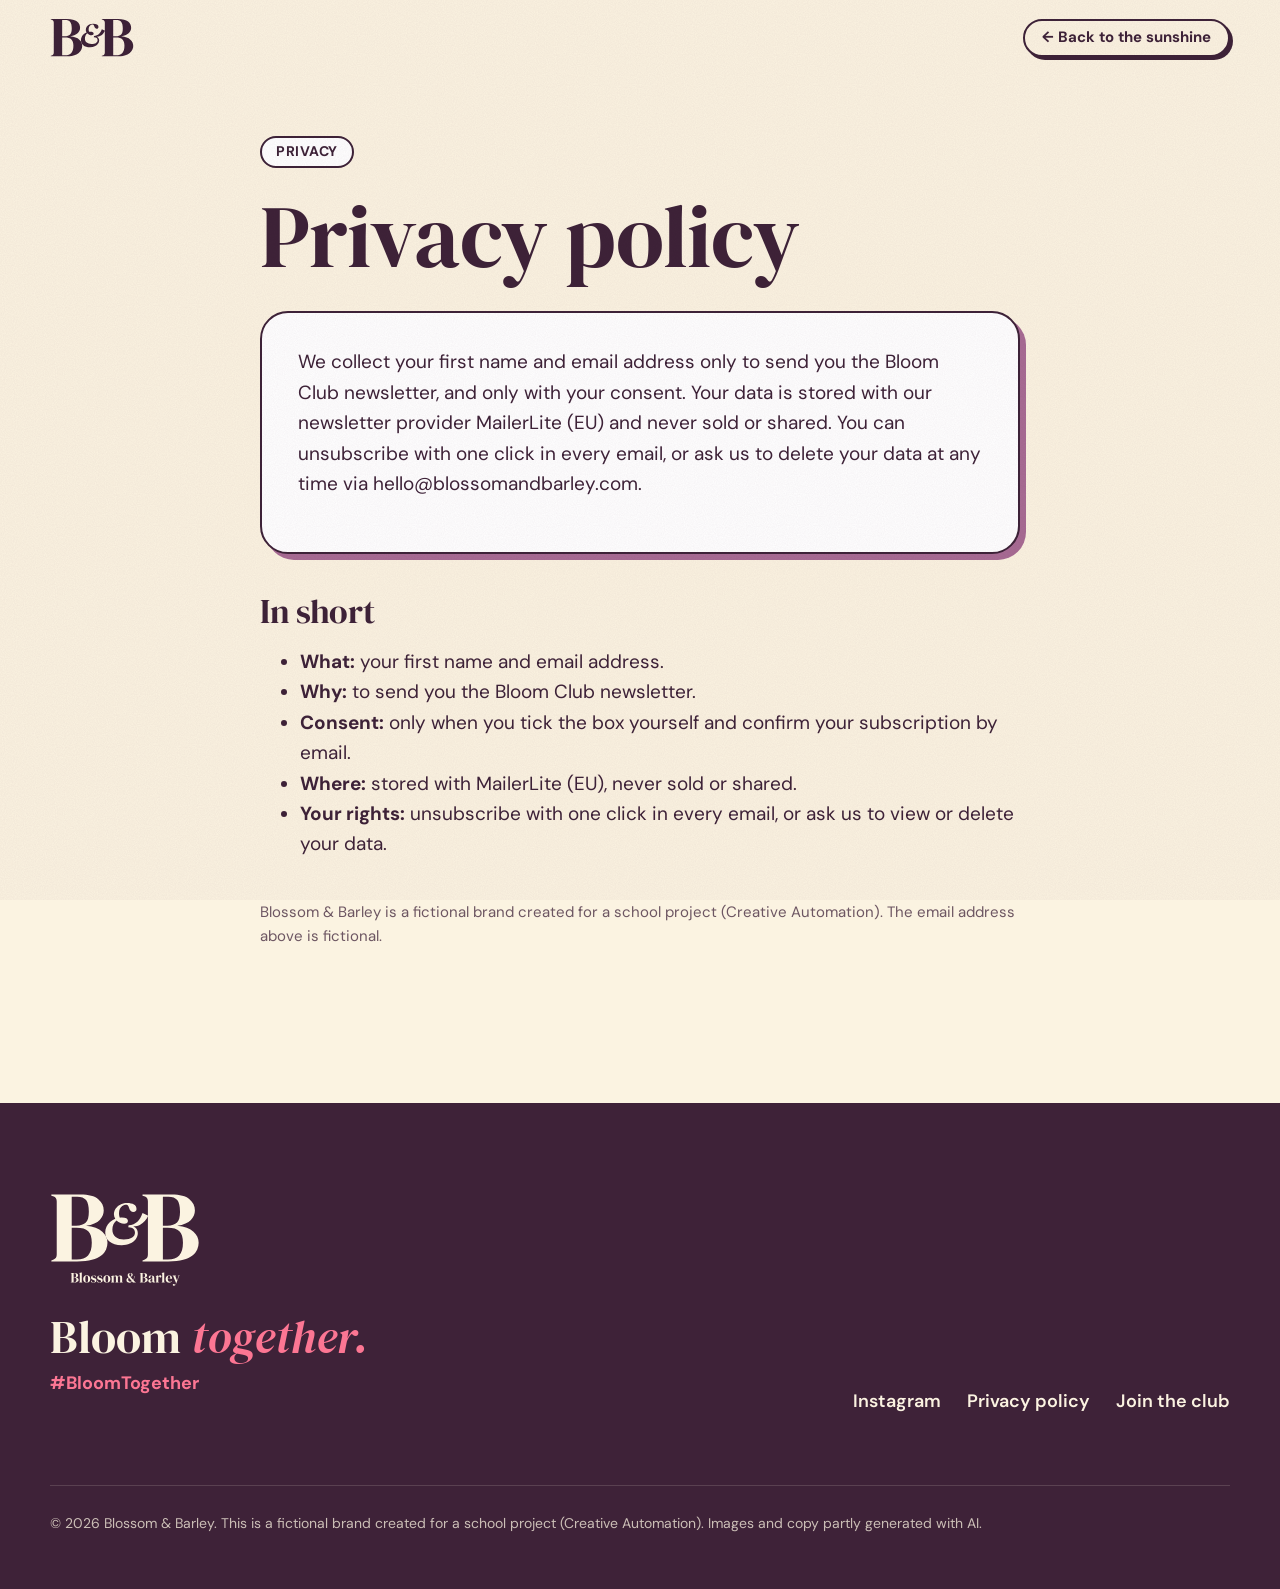
<file: privacy.html>
<!DOCTYPE html>
<html lang="en">
<head>
  <meta charset="utf-8">
  <meta name="viewport" content="width=device-width, initial-scale=1">
  <title>Privacy policy · Blossom &amp; Barley</title>
  <meta name="description" content="Four sunny iced tea blends for picnics, rooftops and long afternoons with your favourite people. Join the Bloom Club for 10% off your first box.">
  <meta name="theme-color" content="#A86B94">
  <meta property="og:title" content="Blossom &amp; Barley · Summer in every sip.">
  <meta property="og:description" content="Iced tea made for sharing. #BloomTogether">
  <meta property="og:image" content="img/video-poster.webp">
  <link rel="icon" href="img/favicon.svg" type="image/svg+xml">
  <link rel="preload" href="fonts/dm-serif-display.woff" as="font" type="font/woff" crossorigin>
  <link rel="stylesheet" href="css/style.css">
</head>
<body>
<svg width="0" height="0" style="position:absolute" aria-hidden="true">
  <symbol id="logo-klein" viewBox="13 30 74 35"><path d="M13.66,63.8v-.5l.9-.35c.67-.27,1.12-.6,1.38-1s.38-.93.38-1.6v-26.1c0-.7-.12-1.25-.38-1.65-.25-.4-.71-.72-1.38-.95l-.9-.35v-.5h14.35c4.07,0,7,.74,8.8,2.23,1.8,1.48,2.7,3.36,2.7,5.62,0,1.7-.66,3.24-1.98,4.62-1.32,1.38-3.57,2.36-6.77,2.92,3.67.4,6.35,1.36,8.05,2.88,1.7,1.52,2.55,3.36,2.55,5.52,0,1.07-.23,2.14-.7,3.23-.47,1.08-1.26,2.08-2.38,2.98s-2.64,1.62-4.57,2.17c-1.93.55-4.38.83-7.35.83h-12.7ZM23.71,46.15h2.15c2.23,0,3.84-.52,4.83-1.55.98-1.03,1.47-2.83,1.47-5.4s-.45-4.57-1.35-5.7c-.9-1.13-2.37-1.7-4.4-1.7h-2.7v14.35ZM23.71,62.8h2.5c2.5,0,4.36-.67,5.57-2,1.22-1.33,1.83-3.42,1.83-6.25,0-2.67-.58-4.57-1.75-5.7-1.17-1.13-3.08-1.7-5.75-1.7h-2.4v15.65Z"/><path d="M58.64,63.8v-.5l.9-.35c.67-.27,1.12-.6,1.38-1s.38-.93.38-1.6v-26.1c0-.7-.12-1.25-.38-1.65-.25-.4-.71-.72-1.38-.95l-.9-.35v-.5h14.35c4.07,0,7,.74,8.8,2.23,1.8,1.48,2.7,3.36,2.7,5.62,0,1.7-.66,3.24-1.98,4.62-1.32,1.38-3.57,2.36-6.77,2.92,3.67.4,6.35,1.36,8.05,2.88,1.7,1.52,2.55,3.36,2.55,5.52,0,1.07-.23,2.14-.7,3.23-.47,1.08-1.26,2.08-2.38,2.98s-2.64,1.62-4.57,2.17c-1.93.55-4.38.83-7.35.83h-12.7ZM68.69,46.15h2.15c2.23,0,3.84-.52,4.83-1.55.98-1.03,1.47-2.83,1.47-5.4s-.45-4.57-1.35-5.7c-.9-1.13-2.37-1.7-4.4-1.7h-2.7v14.35ZM68.69,62.8h2.5c2.5,0,4.36-.67,5.57-2,1.22-1.33,1.83-3.42,1.83-6.25,0-2.67-.58-4.57-1.75-5.7-1.17-1.13-3.08-1.7-5.75-1.7h-2.4v15.65Z"/><path d="M48.37,55.77c-2.64,0-4.66-.6-6.04-1.79-1.39-1.19-2.08-2.75-2.08-4.67,0-.92.2-1.81.61-2.67s.99-1.63,1.74-2.31c.75-.68,1.62-1.21,2.59-1.59-.44-.72-.66-1.47-.66-2.25,0-.98.27-1.89.81-2.72.54-.83,1.29-1.5,2.26-2.02.97-.52,2.08-.78,3.35-.78,1.48,0,2.63.25,3.46.76.83.51,1.25,1.22,1.27,2.12,0,.4-.12.76-.38,1.08s-.66.48-1.21.48c-.92,0-1.6-.63-2.04-1.89l-.15-.51c-.14-.46-.37-.81-.69-1.04-.32-.23-.71-.29-1.17-.17-.46.06-.92.26-1.39.6-.47.34-.86.81-1.16,1.42-.3.61-.45,1.38-.45,2.29,0,.36.04.72.11,1.06.07.35.17.68.31.98.32-.04.64-.06.96-.06,2.02,0,3.03.55,3.03,1.65,0,.44-.15.79-.45,1.05-.3.26-.76.39-1.38.39-.74,0-1.44-.15-2.1-.45-.66-.3-1.23-.7-1.71-1.2-.62.5-1.12,1.14-1.49,1.92-.37.78-.55,1.63-.55,2.55,0,1.6.53,2.82,1.6,3.65,1.07.83,2.41,1.25,4,1.25,1.86,0,3.25-.32,4.17-.96s1.38-1.43,1.38-2.37c0-.78-.24-1.4-.7-1.85-.47-.45-1.35-.73-2.62-.85l.18-.93c1.82-.2,3.26-.8,4.33-1.8,1.07-1,1.92-2.41,2.54-4.23l2.82,1.29c-.52,1.02-1.09,1.9-1.71,2.64-.62.74-1.38,1.33-2.28,1.79-.9.45-2.03.75-3.39.88.74.26,1.29.69,1.67,1.29s.56,1.24.56,1.92c0,1.14-.35,2.17-1.04,3.08-.69.91-1.64,1.63-2.83,2.16-1.2.53-2.56.8-4.08.8Z"/></symbol>
  <symbol id="logo-volledig" viewBox="13 30 74 47"><path d="M13.66,63.8v-.5l.9-.35c.67-.27,1.12-.6,1.38-1s.38-.93.38-1.6v-26.1c0-.7-.12-1.25-.38-1.65-.25-.4-.71-.72-1.38-.95l-.9-.35v-.5h14.35c4.07,0,7,.74,8.8,2.23,1.8,1.48,2.7,3.36,2.7,5.62,0,1.7-.66,3.24-1.98,4.62-1.32,1.38-3.57,2.36-6.77,2.92,3.67.4,6.35,1.36,8.05,2.88,1.7,1.52,2.55,3.36,2.55,5.52,0,1.07-.23,2.14-.7,3.23-.47,1.08-1.26,2.08-2.38,2.98s-2.64,1.62-4.57,2.17c-1.93.55-4.38.83-7.35.83h-12.7ZM23.71,46.15h2.15c2.23,0,3.84-.52,4.83-1.55.98-1.03,1.47-2.83,1.47-5.4s-.45-4.57-1.35-5.7c-.9-1.13-2.37-1.7-4.4-1.7h-2.7v14.35ZM23.71,62.8h2.5c2.5,0,4.36-.67,5.57-2,1.22-1.33,1.83-3.42,1.83-6.25,0-2.67-.58-4.57-1.75-5.7-1.17-1.13-3.08-1.7-5.75-1.7h-2.4v15.65Z"/><path d="M23.25,74.12v-.07l.13-.05c.09-.04.16-.08.19-.14.04-.06.05-.13.05-.22v-3.65c0-.1-.02-.17-.05-.23-.04-.06-.1-.1-.19-.13l-.13-.05v-.07h2.01c.57,0,.98.1,1.23.31.25.21.38.47.38.79,0,.24-.09.45-.28.65-.18.19-.5.33-.95.41.51.06.89.19,1.13.4s.36.47.36.77c0,.15-.03.3-.1.45s-.18.29-.33.42-.37.23-.64.3c-.27.08-.61.12-1.03.12h-1.78ZM24.66,71.65h.3c.31,0,.54-.07.67-.22s.21-.4.21-.76-.06-.64-.19-.8c-.13-.16-.33-.24-.62-.24h-.38v2.01ZM24.66,73.98h.35c.35,0,.61-.09.78-.28s.26-.48.26-.88c0-.37-.08-.64-.25-.8s-.43-.24-.8-.24h-.34v2.19Z"/><path d="M27.37,74.12v-.07l.08-.03c.17-.06.25-.17.25-.35v-3.74c0-.09-.02-.16-.06-.21-.04-.05-.1-.08-.2-.11l-.09-.02v-.07l1.28-.3.08.06-.03.98v2.39c0,.17,0,.34,0,.51,0,.17,0,.34,0,.51,0,.09.02.17.06.23.04.06.1.1.19.13l.09.02v.07h-1.67Z"/><path d="M31.12,74.23c-.35,0-.66-.07-.92-.22-.26-.15-.46-.36-.61-.63-.14-.27-.21-.59-.21-.95s.08-.68.23-.95c.15-.27.36-.47.62-.62s.56-.22.89-.22.63.07.89.21c.26.14.47.35.62.61.15.27.23.58.23.95s-.07.69-.21.96c-.14.27-.34.48-.6.62-.26.15-.57.22-.92.22ZM31.12,74.09c.16,0,.29-.05.39-.14.1-.09.17-.26.21-.5.04-.24.07-.57.07-1.01s-.02-.78-.07-1.01c-.04-.24-.12-.4-.21-.5-.1-.09-.23-.14-.39-.14s-.29.05-.4.14-.17.26-.22.5c-.04.24-.07.58-.07,1.01s.02.77.07,1.01c.04.24.12.4.22.5s.23.14.4.14Z"/><path d="M34.38,74.23c-.23,0-.43-.03-.62-.08-.18-.05-.35-.12-.5-.2v-.83h.08l.24.42c.1.19.22.33.34.42.12.09.28.14.47.14.22,0,.4-.05.54-.15.14-.1.21-.23.21-.4,0-.15-.05-.28-.15-.38-.1-.1-.28-.19-.55-.27l-.29-.09c-.29-.08-.51-.21-.67-.39-.16-.18-.25-.39-.25-.65,0-.31.12-.57.36-.78.24-.21.59-.32,1.04-.32.18,0,.35.02.51.06.16.04.32.1.47.18l-.04.76h-.07l-.24-.43c-.09-.15-.18-.26-.26-.33-.09-.06-.22-.09-.39-.09-.16,0-.31.04-.45.13-.14.09-.21.21-.21.38s.06.28.18.38.29.18.53.26l.32.09c.34.1.58.24.72.42s.22.4.22.65c0,.34-.13.61-.4.82-.27.21-.65.31-1.13.31Z"/><path d="M37.43,74.23c-.23,0-.43-.03-.62-.08-.18-.05-.35-.12-.5-.2v-.83h.08l.24.42c.1.19.22.33.34.42.12.09.28.14.47.14.22,0,.4-.05.54-.15.14-.1.21-.23.21-.4,0-.15-.05-.28-.15-.38-.1-.1-.28-.19-.55-.27l-.29-.09c-.29-.08-.51-.21-.67-.39-.16-.18-.25-.39-.25-.65,0-.31.12-.57.36-.78.24-.21.59-.32,1.04-.32.18,0,.35.02.51.06.16.04.32.1.47.18l-.04.76h-.07l-.24-.43c-.09-.15-.18-.26-.26-.33-.09-.06-.22-.09-.39-.09-.16,0-.31.04-.45.13-.14.09-.21.21-.21.38s.06.28.18.38.29.18.53.26l.32.09c.34.1.58.24.72.42s.22.4.22.65c0,.34-.13.61-.4.82-.27.21-.65.31-1.13.31Z"/><path d="M41.04,74.23c-.35,0-.66-.07-.92-.22-.26-.15-.46-.36-.61-.63-.14-.27-.21-.59-.21-.95s.08-.68.23-.95c.15-.27.36-.47.62-.62s.56-.22.89-.22.63.07.89.21c.26.14.47.35.62.61.15.27.23.58.23.95s-.07.69-.21.96c-.14.27-.34.48-.6.62-.26.15-.57.22-.92.22ZM41.04,74.09c.16,0,.29-.05.39-.14.1-.09.17-.26.21-.5.04-.24.07-.57.07-1.01s-.02-.78-.07-1.01c-.04-.24-.12-.4-.21-.5-.1-.09-.23-.14-.39-.14s-.29.05-.4.14-.17.26-.22.5c-.04.24-.07.58-.07,1.01s.02.77.07,1.01c.04.24.12.4.22.5s.23.14.4.14Z"/><path d="M43.09,74.12v-.07l.1-.03c.09-.02.15-.06.19-.12.04-.06.05-.13.06-.22v-2.19c0-.1-.02-.18-.05-.23-.03-.05-.1-.08-.19-.1l-.11-.03v-.07l1.2-.41.07.07.06.48c.15-.15.33-.28.53-.39s.41-.16.62-.16.4.05.54.14c.13.09.24.23.31.42.18-.17.38-.31.59-.41.21-.1.42-.15.62-.15.33,0,.58.08.73.24s.23.41.23.75v2.05c0,.18.08.3.25.34l.08.02v.07h-1.62v-.07l.07-.02c.09-.03.15-.07.19-.13.04-.06.05-.13.05-.22v-2.14c0-.2-.04-.33-.11-.4-.07-.07-.18-.11-.34-.11-.12,0-.24.03-.35.08-.11.05-.23.13-.36.24.02.07.04.16.05.25,0,.09,0,.18,0,.28v1.81c0,.18.09.3.25.34l.06.02v.07h-1.62v-.07l.1-.03c.09-.03.15-.07.19-.12.04-.05.05-.13.05-.22v-2.14c0-.19-.03-.32-.1-.4-.07-.08-.18-.12-.35-.12-.11,0-.21.03-.32.08s-.22.13-.34.23v2.34c0,.18.08.3.25.34l.06.02v.07h-1.65Z"/><path d="M52.19,74.23c-.31,0-.57-.06-.79-.17-.22-.11-.38-.26-.49-.45-.11-.19-.17-.39-.17-.62,0-.56.36-1,1.09-1.3-.13-.18-.25-.36-.35-.54-.1-.18-.15-.39-.15-.64,0-.33.12-.6.35-.79.24-.2.54-.3.93-.3s.66.08.87.25.31.38.31.65c0,.23-.09.43-.28.6-.19.17-.45.33-.8.48.09.1.18.2.28.31.09.11.19.22.3.33.13.14.25.27.37.4.12.13.24.26.36.39.11-.15.22-.34.31-.56.1-.22.17-.45.23-.69.04-.18-.03-.29-.2-.34l-.05-.02v-.07h.79v.07l-.06.02c-.15.05-.25.16-.3.32-.07.26-.16.51-.26.74s-.22.45-.36.64l.75.79c.06.06.12.12.18.16.06.04.13.08.2.13l.1.05v.07h-1.41l-.47-.5c-.09.1-.19.19-.3.29-.11.09-.25.17-.41.23-.16.06-.35.09-.57.09ZM52.59,73.76c.16,0,.31-.02.44-.07s.24-.11.34-.19c-.11-.13-.23-.26-.35-.4-.12-.14-.24-.27-.34-.4-.13-.15-.26-.31-.38-.46-.12-.15-.25-.3-.37-.45-.12.11-.21.24-.27.39-.06.15-.08.31-.08.47,0,.32.09.58.28.79.19.21.43.31.73.31ZM52.63,71.3c.18-.16.31-.33.4-.49.08-.17.12-.35.12-.55,0-.18-.05-.33-.14-.44-.09-.11-.22-.17-.38-.17-.15,0-.28.06-.38.17s-.15.25-.15.43c0,.11.02.22.06.34.04.12.11.25.21.4.03.04.07.08.11.13.05.05.1.12.16.2Z"/><path d="M57.3,74.12v-.07l.13-.05c.09-.04.16-.08.19-.14.04-.06.05-.13.05-.22v-3.65c0-.1-.02-.17-.05-.23-.04-.06-.1-.1-.19-.13l-.13-.05v-.07h2.01c.57,0,.98.1,1.23.31.25.21.38.47.38.79,0,.24-.09.45-.28.65-.18.19-.5.33-.95.41.51.06.89.19,1.13.4s.36.47.36.77c0,.15-.03.3-.1.45s-.18.29-.33.42-.37.23-.64.3c-.27.08-.61.12-1.03.12h-1.78ZM58.7,71.65h.3c.31,0,.54-.07.67-.22s.21-.4.21-.76-.06-.64-.19-.8c-.13-.16-.33-.24-.62-.24h-.38v2.01ZM58.7,73.98h.35c.35,0,.61-.09.78-.28s.26-.48.26-.88c0-.37-.08-.64-.25-.8s-.43-.24-.8-.24h-.34v2.19Z"/><path d="M62.49,74.23c-.27,0-.5-.08-.68-.23s-.28-.38-.28-.67c0-.22.11-.42.34-.61.22-.18.58-.32,1.06-.42.08-.01.16-.03.25-.05.09-.02.19-.03.29-.05v-.55c0-.32-.04-.54-.12-.67s-.2-.19-.36-.19c-.11,0-.2.04-.27.11-.07.07-.11.2-.13.37v.08c-.02.2-.07.35-.16.44-.09.09-.2.14-.33.14-.12,0-.22-.04-.3-.11-.08-.07-.12-.18-.12-.3,0-.19.07-.35.2-.48.13-.13.31-.23.53-.29.22-.07.46-.1.71-.1.42,0,.74.1.96.3s.34.53.34.99v1.55c0,.21.1.31.29.31h.15l.06.06c-.09.11-.19.2-.29.26-.1.06-.25.09-.44.09-.21,0-.37-.05-.49-.14-.12-.1-.2-.22-.23-.38-.14.15-.28.28-.43.38-.15.11-.34.16-.57.16ZM62.92,73.8c.09,0,.18-.02.26-.07.08-.04.18-.11.29-.21v-1.18s-.09.02-.14.03c-.05,0-.1.02-.16.03-.21.06-.39.15-.51.28-.13.13-.19.31-.19.54,0,.19.04.33.13.43.09.1.2.14.32.14Z"/><path d="M65.08,74.12v-.07l.11-.03c.09-.03.16-.07.19-.13.04-.06.05-.13.05-.22v-2.19c0-.1-.02-.18-.05-.23-.04-.05-.1-.08-.19-.1l-.11-.03v-.07l1.2-.41.07.07.06.6v.06c.07-.13.15-.25.26-.36.11-.11.22-.2.35-.27.13-.07.26-.1.38-.1.18,0,.31.05.41.15.09.1.14.22.14.37,0,.16-.04.28-.14.37-.09.09-.2.13-.33.13-.2,0-.37-.1-.52-.29h-.01c-.05-.08-.1-.12-.16-.12-.06,0-.12.02-.17.09-.05.04-.08.09-.12.15-.03.06-.06.12-.09.2v1.95c0,.19.08.3.24.35l.22.06v.07h-1.81Z"/><path d="M68.04,74.12v-.07l.08-.03c.17-.06.25-.17.25-.35v-3.74c0-.09-.02-.16-.06-.21-.04-.05-.1-.08-.2-.11l-.09-.02v-.07l1.28-.3.08.06-.03.98v2.39c0,.17,0,.34,0,.51,0,.17,0,.34,0,.51,0,.09.02.17.06.23.04.06.1.1.19.13l.09.02v.07h-1.67Z"/><path d="M71.78,70.65c.3,0,.56.06.78.19.21.12.38.29.49.5.11.21.17.45.17.72,0,.05,0,.1,0,.16s-.01.1-.03.14h-2.09c0,.5.09.87.27,1.09s.44.33.78.33c.23,0,.42-.04.57-.11.14-.07.28-.18.41-.33l.07.06c-.14.26-.34.46-.58.6-.24.14-.53.22-.86.22s-.63-.07-.88-.21c-.26-.14-.46-.35-.6-.61-.14-.27-.22-.58-.22-.95s.08-.71.25-.98.38-.47.65-.61c.26-.14.54-.21.83-.21ZM71.76,70.79c-.14,0-.25.04-.35.12s-.17.23-.22.43-.08.5-.09.88h1.2c.05-.51.03-.88-.06-1.1s-.25-.34-.48-.34Z"/><path d="M74.19,75.8c-.19,0-.33-.05-.44-.14-.11-.09-.17-.21-.17-.36,0-.13.05-.24.14-.31.09-.08.2-.12.31-.12s.21.02.29.07c.08.05.15.12.21.21l.05.06c.1.14.21.14.31,0,.04-.07.09-.16.14-.28s.12-.27.19-.46l-1.36-3.25c-.03-.09-.07-.16-.1-.21-.04-.05-.1-.1-.18-.14l-.13-.05v-.07h1.74v.06l-.14.06c-.1.03-.16.09-.16.16,0,.07.02.16.05.27l.73,1.89.69-1.91c.04-.11.05-.2.04-.27,0-.07-.07-.12-.17-.15l-.15-.03v-.07h.97v.07l-.15.05c-.11.03-.18.08-.22.14s-.08.14-.12.25l-1.13,3.07c-.18.49-.36.86-.55,1.1-.18.24-.42.36-.71.36Z"/><path d="M58.64,63.8v-.5l.9-.35c.67-.27,1.12-.6,1.38-1s.38-.93.38-1.6v-26.1c0-.7-.12-1.25-.38-1.65-.25-.4-.71-.72-1.38-.95l-.9-.35v-.5h14.35c4.07,0,7,.74,8.8,2.23,1.8,1.48,2.7,3.36,2.7,5.62,0,1.7-.66,3.24-1.98,4.62-1.32,1.38-3.57,2.36-6.77,2.92,3.67.4,6.35,1.36,8.05,2.88,1.7,1.52,2.55,3.36,2.55,5.52,0,1.07-.23,2.14-.7,3.23-.47,1.08-1.26,2.08-2.38,2.98s-2.64,1.62-4.57,2.17c-1.93.55-4.38.83-7.35.83h-12.7ZM68.69,46.15h2.15c2.23,0,3.84-.52,4.83-1.55.98-1.03,1.47-2.83,1.47-5.4s-.45-4.57-1.35-5.7c-.9-1.13-2.37-1.7-4.4-1.7h-2.7v14.35ZM68.69,62.8h2.5c2.5,0,4.36-.67,5.57-2,1.22-1.33,1.83-3.42,1.83-6.25,0-2.67-.58-4.57-1.75-5.7-1.17-1.13-3.08-1.7-5.75-1.7h-2.4v15.65Z"/><path d="M48.37,55.77c-2.64,0-4.66-.6-6.04-1.79-1.39-1.19-2.08-2.75-2.08-4.67,0-.92.2-1.81.61-2.67s.99-1.63,1.74-2.31c.75-.68,1.62-1.21,2.59-1.59-.44-.72-.66-1.47-.66-2.25,0-.98.27-1.89.81-2.72.54-.83,1.29-1.5,2.26-2.02.97-.52,2.08-.78,3.35-.78,1.48,0,2.63.25,3.46.76.83.51,1.25,1.22,1.27,2.12,0,.4-.12.76-.38,1.08s-.66.48-1.21.48c-.92,0-1.6-.63-2.04-1.89l-.15-.51c-.14-.46-.37-.81-.69-1.04-.32-.23-.71-.29-1.17-.17-.46.06-.92.26-1.39.6-.47.34-.86.81-1.16,1.42-.3.61-.45,1.38-.45,2.29,0,.36.04.72.11,1.06.07.35.17.68.31.98.32-.04.64-.06.96-.06,2.02,0,3.03.55,3.03,1.65,0,.44-.15.79-.45,1.05-.3.26-.76.39-1.38.39-.74,0-1.44-.15-2.1-.45-.66-.3-1.23-.7-1.71-1.2-.62.5-1.12,1.14-1.49,1.92-.37.78-.55,1.63-.55,2.55,0,1.6.53,2.82,1.6,3.65,1.07.83,2.41,1.25,4,1.25,1.86,0,3.25-.32,4.17-.96s1.38-1.43,1.38-2.37c0-.78-.24-1.4-.7-1.85-.47-.45-1.35-.73-2.62-.85l.18-.93c1.82-.2,3.26-.8,4.33-1.8,1.07-1,1.92-2.41,2.54-4.23l2.82,1.29c-.52,1.02-1.09,1.9-1.71,2.64-.62.74-1.38,1.33-2.28,1.79-.9.45-2.03.75-3.39.88.74.26,1.29.69,1.67,1.29s.56,1.24.56,1.92c0,1.14-.35,2.17-1.04,3.08-.69.91-1.64,1.63-2.83,2.16-1.2.53-2.56.8-4.08.8Z"/></symbol>
  <symbol id="sun" viewBox="0 0 100 100"><circle cx="50" cy="50" r="20" fill="currentColor"/><g stroke="currentColor" stroke-width="6" stroke-linecap="round"><path d="M50 6v14M50 80v14M6 50h14M80 50h14M19 19l10 10M71 71l10 10M81 19 71 29M29 71 19 81"/></g></symbol>
  <symbol id="flower" viewBox="0 0 100 100"><g fill="currentColor"><circle cx="50" cy="24" r="18"/><circle cx="76" cy="44" r="18"/><circle cx="66" cy="74" r="18"/><circle cx="34" cy="74" r="18"/><circle cx="24" cy="44" r="18"/></g><circle cx="50" cy="52" r="13" fill="#FBF3E1" stroke="#3E2238" stroke-width="3"/></symbol>
  <symbol id="spark" viewBox="0 0 100 100"><path fill="currentColor" d="M50 0c4 30 20 46 50 50-30 4-46 20-50 50-4-30-20-46-50-50C30 46 46 30 50 0z"/></symbol>
</svg>

<a class="skip" href="#main">Skip to content</a>
<header class="nav">
  <div class="wrap">
    <a class="nav__logo" href="index.html" aria-label="Blossom &amp; Barley – home"><svg viewBox="0 0 74 35" aria-hidden="true"><use href="#logo-klein" width="74" height="35"/></svg></a>
    <a class="btn btn--small btn--ghost" href="index.html">← Back to the sunshine</a>
  </div>
</header>
<main id="main" class="legal">
  <div class="wrap">
    <span class="eyebrow">Privacy</span>
    <h1>Privacy policy</h1>
    <div class="card" data-reveal>
      <p>We collect your first name and email address only to send you the Bloom Club newsletter, and only with your consent. Your data is stored with our newsletter provider MailerLite (EU) and never sold or shared. You can unsubscribe with one click in every email, or ask us to delete your data at any time via hello@blossomandbarley.com.</p>
    </div>
    <h2>In short</h2>
    <ul>
      <li><strong>What:</strong> your first name and email address.</li>
      <li><strong>Why:</strong> to send you the Bloom Club newsletter.</li>
      <li><strong>Consent:</strong> only when you tick the box yourself and confirm your subscription by email.</li>
      <li><strong>Where:</strong> stored with MailerLite (EU), never sold or shared.</li>
      <li><strong>Your rights:</strong> unsubscribe with one click in every email, or ask us to view or delete your data.</li>
    </ul>
    <p style="margin-top:40px;font-size:15px;opacity:.75">Blossom &amp; Barley is a fictional brand created for a school project (Creative Automation). The email address above is fictional.</p>
  </div>
</main>
<footer class="footer">
  <img class="footer__walker" src="img/walk-cup.webp" alt="" width="796" height="900" loading="lazy" aria-hidden="true">
  <div class="wrap">
    <div>
      <a class="footer__logo" href="index.html" aria-label="Blossom &amp; Barley – back to top"><svg viewBox="0 0 74 47" aria-hidden="true"><use href="#logo-volledig" width="74" height="47"/></svg></a>
      <p class="footer__tag">Bloom <em>together.</em></p>
      <p class="footer__hash">#BloomTogether</p>
    </div>
    <ul class="footer__links">
      <li><a href="https://www.instagram.com/" target="_blank" rel="noopener">Instagram</a></li>
      <li><a href="privacy.html">Privacy policy</a></li>
      <li><a href="index.html#join">Join the club</a></li>
    </ul>
    <p class="footer__note">© <span data-year>2026</span> Blossom &amp; Barley. This is a fictional brand created for a school project (Creative Automation). Images and copy partly generated with AI.</p>
  </div>
</footer>

<script>
  document.querySelectorAll("[data-reveal]").forEach(function(e){e.classList.add("is-in")});
  var n=document.querySelector(".nav");window.addEventListener("scroll",function(){n.classList.toggle("is-scrolled",scrollY>20)},{passive:true});
</script>
</body>
</html>
</file>
<file: css/mailerlite.css>
/* MailerLite embed styles (gegenereerd door MailerLite) */

    /* LOADER */
    .ml-form-embedSubmitLoad {
      display: inline-block;
      width: 20px;
      height: 20px;
    }
    .g-recaptcha {
    transform: scale(1);
    -webkit-transform: scale(1);
    transform-origin: 0 0;
    -webkit-transform-origin: 0 0;
    height: ;
    }
    .sr-only {
      position: absolute;
      width: 1px;
      height: 1px;
      padding: 0;
      margin: -1px;
      overflow: hidden;
      clip: rect(0,0,0,0);
      border: 0;
    }
    .ml-form-embedSubmitLoad:after {
      content: " ";
      display: block;
      width: 11px;
      height: 11px;
      margin: 1px;
      border-radius: 50%;
      border: 4px solid #fff;
    border-color: #A86B94 #A86B94 #A86B94 transparent;
    animation: ml-form-embedSubmitLoad 1.2s linear infinite;
    }
    @keyframes ml-form-embedSubmitLoad {
      0% {
      transform: rotate(0deg);
      }
      100% {
      transform: rotate(360deg);
      }
    }
      #mlb2-48362945.ml-form-embedContainer {
        box-sizing: border-box;
        display: table;
        margin: 0 auto;
        position: static;
        width: 100% !important;
      }
      #mlb2-48362945.ml-form-embedContainer h4,
      #mlb2-48362945.ml-form-embedContainer p,
      #mlb2-48362945.ml-form-embedContainer span,
      #mlb2-48362945.ml-form-embedContainer button {
        text-transform: none !important;
        letter-spacing: normal !important;
      }
      #mlb2-48362945.ml-form-embedContainer .ml-form-embedWrapper {
        background-color: #A86B94;
        border-width: 0px;
        border-color: transparent;
        border-radius: 4px;
        border-style: solid;
        box-sizing: border-box;
        display: inline-block !important;
        margin: 0;
        padding: 0;
        position: relative;
              }
      #mlb2-48362945.ml-form-embedContainer .ml-form-embedWrapper.embedPopup,
      #mlb2-48362945.ml-form-embedContainer .ml-form-embedWrapper.embedDefault { width: 400px; }
      #mlb2-48362945.ml-form-embedContainer .ml-form-embedWrapper.embedForm { max-width: 400px; width: 100%; }
      #mlb2-48362945.ml-form-embedContainer .ml-form-align-left { text-align: left; }
      #mlb2-48362945.ml-form-embedContainer .ml-form-align-center { text-align: center; }
      #mlb2-48362945.ml-form-embedContainer .ml-form-align-default { display: table-cell !important; vertical-align: middle !important; text-align: center !important; }
      #mlb2-48362945.ml-form-embedContainer .ml-form-align-right { text-align: right; }
      #mlb2-48362945.ml-form-embedContainer .ml-form-embedWrapper .ml-form-embedHeader img {
        border-top-left-radius: 4px;
        border-top-right-radius: 4px;
        height: auto;
        margin: 0 auto !important;
        max-width: 100%;
        width: undefinedpx;
      }
      #mlb2-48362945.ml-form-embedContainer .ml-form-embedWrapper .ml-form-embedBody,
      #mlb2-48362945.ml-form-embedContainer .ml-form-embedWrapper .ml-form-successBody {
        padding: 20px 20px 0 20px;
      }
      #mlb2-48362945.ml-form-embedContainer .ml-form-embedWrapper .ml-form-embedBody.ml-form-embedBodyHorizontal {
        padding-bottom: 0;
      }
      #mlb2-48362945.ml-form-embedContainer .ml-form-embedWrapper .ml-form-embedBody .ml-form-embedContent,
      #mlb2-48362945.ml-form-embedContainer .ml-form-embedWrapper .ml-form-successBody .ml-form-successContent {
        text-align: left;
        margin: 0 0 20px 0;
      }
      #mlb2-48362945.ml-form-embedContainer .ml-form-embedWrapper .ml-form-embedBody .ml-form-embedContent h4,
      #mlb2-48362945.ml-form-embedContainer .ml-form-embedWrapper .ml-form-successBody .ml-form-successContent h4 {
        color: #FCF3E1;
        font-family: 'Playfair Display', sans-serif;
        font-size: 30px;
        font-weight: 400;
        margin: 0 0 10px 0;
        text-align: left;
        word-break: break-word;
      }
      #mlb2-48362945.ml-form-embedContainer .ml-form-embedWrapper .ml-form-embedBody .ml-form-embedContent p,
      #mlb2-48362945.ml-form-embedContainer .ml-form-embedWrapper .ml-form-successBody .ml-form-successContent p {
        color: #FCF3E1;
        font-family: 'Open Sans', Arial, Helvetica, sans-serif;
        font-size: 14px;
        font-weight: 400;
        line-height: 20px;
        margin: 0 0 10px 0;
        text-align: left;
      }
      #mlb2-48362945.ml-form-embedContainer .ml-form-embedWrapper .ml-form-embedBody .ml-form-embedContent ul,
      #mlb2-48362945.ml-form-embedContainer .ml-form-embedWrapper .ml-form-embedBody .ml-form-embedContent ol,
      #mlb2-48362945.ml-form-embedContainer .ml-form-embedWrapper .ml-form-successBody .ml-form-successContent ul,
      #mlb2-48362945.ml-form-embedContainer .ml-form-embedWrapper .ml-form-successBody .ml-form-successContent ol {
        color: #FCF3E1;
        font-family: 'Open Sans', Arial, Helvetica, sans-serif;
        font-size: 14px;
      }
      #mlb2-48362945.ml-form-embedContainer .ml-form-embedWrapper .ml-form-embedBody .ml-form-embedContent ol ol,
      #mlb2-48362945.ml-form-embedContainer .ml-form-embedWrapper .ml-form-successBody .ml-form-successContent ol ol {
        list-style-type: lower-alpha;
      }
      #mlb2-48362945.ml-form-embedContainer .ml-form-embedWrapper .ml-form-embedBody .ml-form-embedContent ol ol ol,
      #mlb2-48362945.ml-form-embedContainer .ml-form-embedWrapper .ml-form-successBody .ml-form-successContent ol ol ol {
        list-style-type: lower-roman;
      }
      #mlb2-48362945.ml-form-embedContainer .ml-form-embedWrapper .ml-form-embedBody .ml-form-embedContent p a,
      #mlb2-48362945.ml-form-embedContainer .ml-form-embedWrapper .ml-form-successBody .ml-form-successContent p a {
        color: #000000;
        text-decoration: underline;
      }
      #mlb2-48362945.ml-form-embedContainer .ml-form-embedWrapper .ml-block-form .ml-field-group {
        text-align: left!important;
      }
      #mlb2-48362945.ml-form-embedContainer .ml-form-embedWrapper .ml-block-form .ml-field-group label {
        margin-bottom: 5px;
        color: #a86b94;
        font-size: 14px;
        font-family: 'Open Sans', Arial, Helvetica, sans-serif;
        font-weight: bold; font-style: normal; text-decoration: none;;
        display: inline-block;
        line-height: 20px;
      }
      #mlb2-48362945.ml-form-embedContainer .ml-form-embedWrapper .ml-form-embedBody .ml-form-embedContent p:last-child,
      #mlb2-48362945.ml-form-embedContainer .ml-form-embedWrapper .ml-form-successBody .ml-form-successContent p:last-child {
        margin: 0;
      }
      #mlb2-48362945.ml-form-embedContainer .ml-form-embedWrapper .ml-form-embedBody form {
        margin: 0;
        width: 100%;
      }
      #mlb2-48362945.ml-form-embedContainer .ml-form-embedWrapper .ml-form-embedBody .ml-form-formContent,
      #mlb2-48362945.ml-form-embedContainer .ml-form-embedWrapper .ml-form-embedBody .ml-form-checkboxRow {
        margin: 0 0 20px 0;
        width: 100%;
      }
      #mlb2-48362945.ml-form-embedContainer .ml-form-embedWrapper .ml-form-embedBody .ml-form-checkboxRow {
        float: left;
      }
      #mlb2-48362945.ml-form-embedContainer .ml-form-embedWrapper .ml-form-embedBody .ml-form-formContent.horozintalForm {
        margin: 0;
        padding: 0 0 20px 0;
        width: 100%;
        height: auto;
        float: left;
      }
      #mlb2-48362945.ml-form-embedContainer .ml-form-embedWrapper .ml-form-embedBody .ml-form-fieldRow {
        margin: 0 0 10px 0;
        width: 100%;
      }
      #mlb2-48362945.ml-form-embedContainer .ml-form-embedWrapper .ml-form-embedBody .ml-form-fieldRow.ml-last-item {
        margin: 0;
      }
      #mlb2-48362945.ml-form-embedContainer .ml-form-embedWrapper .ml-form-embedBody .ml-form-fieldRow.ml-formfieldHorizintal {
        margin: 0;
      }
      #mlb2-48362945.ml-form-embedContainer .ml-form-embedWrapper .ml-form-embedBody .ml-form-fieldRow input {
        background-color: #FCF3E1 !important;
        color: #A86B94 !important;
        border-color: #A86B94;
        border-radius: 4px !important;
        border-style: solid !important;
        border-width: 1px !important;
        font-family: 'Open Sans', Arial, Helvetica, sans-serif;
        font-size: 14px !important;
        height: auto;
        line-height: 21px !important;
        margin-bottom: 0;
        margin-top: 0;
        margin-left: 0;
        margin-right: 0;
        padding: 10px 10px !important;
        width: 100% !important;
        box-sizing: border-box !important;
        max-width: 100% !important;
      }
      #mlb2-48362945.ml-form-embedContainer .ml-form-embedWrapper .ml-form-embedBody .ml-form-fieldRow input::-webkit-input-placeholder,
      #mlb2-48362945.ml-form-embedContainer .ml-form-embedWrapper .ml-form-embedBody .ml-form-horizontalRow input::-webkit-input-placeholder { color: #A86B94; }
      #mlb2-48362945.ml-form-embedContainer .ml-form-embedWrapper .ml-form-embedBody .ml-form-fieldRow input::-moz-placeholder,
      #mlb2-48362945.ml-form-embedContainer .ml-form-embedWrapper .ml-form-embedBody .ml-form-horizontalRow input::-moz-placeholder { color: #A86B94; }
      #mlb2-48362945.ml-form-embedContainer .ml-form-embedWrapper .ml-form-embedBody .ml-form-fieldRow input:-ms-input-placeholder,
      #mlb2-48362945.ml-form-embedContainer .ml-form-embedWrapper .ml-form-embedBody .ml-form-horizontalRow input:-ms-input-placeholder { color: #A86B94; }
      #mlb2-48362945.ml-form-embedContainer .ml-form-embedWrapper .ml-form-embedBody .ml-form-fieldRow input:-moz-placeholder,
      #mlb2-48362945.ml-form-embedContainer .ml-form-embedWrapper .ml-form-embedBody .ml-form-horizontalRow input:-moz-placeholder { color: #A86B94; }
      #mlb2-48362945.ml-form-embedContainer .ml-form-embedWrapper .ml-form-embedBody .ml-form-fieldRow textarea, #mlb2-48362945.ml-form-embedContainer .ml-form-embedWrapper .ml-form-embedBody .ml-form-horizontalRow textarea {
        background-color: #FCF3E1 !important;
        color: #A86B94 !important;
        border-color: #A86B94;
        border-radius: 4px !important;
        border-style: solid !important;
        border-width: 1px !important;
        font-family: 'Open Sans', Arial, Helvetica, sans-serif;
        font-size: 14px !important;
        height: auto;
        line-height: 21px !important;
        margin-bottom: 0;
        margin-top: 0;
        padding: 10px 10px !important;
        width: 100% !important;
        box-sizing: border-box !important;
        max-width: 100% !important;
      }
      #mlb2-48362945.ml-form-embedContainer .ml-form-embedWrapper .ml-form-embedBody .ml-form-fieldRow .custom-radio .custom-control-label::before, #mlb2-48362945.ml-form-embedContainer .ml-form-embedWrapper .ml-form-embedBody .ml-form-horizontalRow .custom-radio .custom-control-label::before, #mlb2-48362945.ml-form-embedContainer .ml-form-embedWrapper .ml-form-embedBody .ml-form-fieldRow .custom-checkbox .custom-control-label::before, #mlb2-48362945.ml-form-embedContainer .ml-form-embedWrapper .ml-form-embedBody .ml-form-horizontalRow .custom-checkbox .custom-control-label::before, #mlb2-48362945.ml-form-embedContainer .ml-form-embedWrapper .ml-form-embedBody .ml-form-embedPermissions .ml-form-embedPermissionsOptionsCheckbox .label-description::before, #mlb2-48362945.ml-form-embedContainer .ml-form-embedWrapper .ml-form-embedBody .ml-form-interestGroupsRow .ml-form-interestGroupsRowCheckbox .label-description::before, #mlb2-48362945.ml-form-embedContainer .ml-form-embedWrapper .ml-form-embedBody .ml-form-checkboxRow .label-description::before {
          border-color: #A86B94!important;
          background-color: #FCF3E1!important;
      }
      #mlb2-48362945.ml-form-embedContainer .ml-form-embedWrapper .ml-form-embedBody .ml-form-fieldRow input.custom-control-input[type="checkbox"]{
        box-sizing: border-box;
        padding: 0;
        position: absolute;
        z-index: -1;
        opacity: 0;
        margin-top: 5px;
        margin-left: -1.5rem;
        overflow: visible;
      }
      #mlb2-48362945.ml-form-embedContainer .ml-form-embedWrapper .ml-form-embedBody .ml-form-fieldRow .custom-checkbox .custom-control-label::before, #mlb2-48362945.ml-form-embedContainer .ml-form-embedWrapper .ml-form-embedBody .ml-form-horizontalRow .custom-checkbox .custom-control-label::before, #mlb2-48362945.ml-form-embedContainer .ml-form-embedWrapper .ml-form-embedBody .ml-form-embedPermissions .ml-form-embedPermissionsOptionsCheckbox .label-description::before, #mlb2-48362945.ml-form-embedContainer .ml-form-embedWrapper .ml-form-embedBody .ml-form-interestGroupsRow .ml-form-interestGroupsRowCheckbox .label-description::before, #mlb2-48362945.ml-form-embedContainer .ml-form-embedWrapper .ml-form-embedBody .ml-form-checkboxRow .label-description::before {
        border-radius: 4px!important;
      }
      #mlb2-48362945.ml-form-embedContainer .ml-form-embedWrapper .ml-form-embedBody .ml-form-checkboxRow input[type=checkbox]:checked~.label-description::after, #mlb2-48362945.ml-form-embedContainer .ml-form-embedWrapper .ml-form-embedBody .ml-form-embedPermissions .ml-form-embedPermissionsOptionsCheckbox input[type=checkbox]:checked~.label-description::after, #mlb2-48362945.ml-form-embedContainer .ml-form-embedWrapper .ml-form-embedBody .ml-form-fieldRow .custom-checkbox .custom-control-input:checked~.custom-control-label::after, #mlb2-48362945.ml-form-embedContainer .ml-form-embedWrapper .ml-form-embedBody .ml-form-horizontalRow .custom-checkbox .custom-control-input:checked~.custom-control-label::after, #mlb2-48362945.ml-form-embedContainer .ml-form-embedWrapper .ml-form-embedBody .ml-form-interestGroupsRow .ml-form-interestGroupsRowCheckbox input[type=checkbox]:checked~.label-description::after {
        background-image: url("data:image/svg+xml,%3csvg xmlns='http://www.w3.org/2000/svg' viewBox='0 0 8 8'%3e%3cpath fill='%23fff' d='M6.564.75l-3.59 3.612-1.538-1.55L0 4.26 2.974 7.25 8 2.193z'/%3e%3c/svg%3e");
      }
      #mlb2-48362945.ml-form-embedContainer .ml-form-embedWrapper .ml-form-embedBody .ml-form-fieldRow .custom-radio .custom-control-input:checked~.custom-control-label::after, #mlb2-48362945.ml-form-embedContainer .ml-form-embedWrapper .ml-form-embedBody .ml-form-fieldRow .custom-radio .custom-control-input:checked~.custom-control-label::after {
        background-image: url("data:image/svg+xml,%3csvg xmlns='http://www.w3.org/2000/svg' viewBox='-4 -4 8 8'%3e%3ccircle r='3' fill='%23fff'/%3e%3c/svg%3e");
      }
      #mlb2-48362945.ml-form-embedContainer .ml-form-embedWrapper .ml-form-embedBody .ml-form-fieldRow .custom-radio .custom-control-input:checked~.custom-control-label::before, #mlb2-48362945.ml-form-embedContainer .ml-form-embedWrapper .ml-form-embedBody .ml-form-horizontalRow .custom-radio .custom-control-input:checked~.custom-control-label::before, #mlb2-48362945.ml-form-embedContainer .ml-form-embedWrapper .ml-form-embedBody .ml-form-fieldRow .custom-checkbox .custom-control-input:checked~.custom-control-label::before, #mlb2-48362945.ml-form-embedContainer .ml-form-embedWrapper .ml-form-embedBody .ml-form-horizontalRow .custom-checkbox .custom-control-input:checked~.custom-control-label::before, #mlb2-48362945.ml-form-embedContainer .ml-form-embedWrapper .ml-form-embedBody .ml-form-embedPermissions .ml-form-embedPermissionsOptionsCheckbox input[type=checkbox]:checked~.label-description::before, #mlb2-48362945.ml-form-embedContainer .ml-form-embedWrapper .ml-form-embedBody .ml-form-interestGroupsRow .ml-form-interestGroupsRowCheckbox input[type=checkbox]:checked~.label-description::before, #mlb2-48362945.ml-form-embedContainer .ml-form-embedWrapper .ml-form-embedBody .ml-form-checkboxRow input[type=checkbox]:checked~.label-description::before  {
          border-color: #000000!important;
          background-color: #000000!important;
      }
      #mlb2-48362945.ml-form-embedContainer .ml-form-embedWrapper .ml-form-embedBody .ml-form-fieldRow .custom-radio .custom-control-label::before, #mlb2-48362945.ml-form-embedContainer .ml-form-embedWrapper .ml-form-embedBody .ml-form-horizontalRow .custom-radio .custom-control-label::before, #mlb2-48362945.ml-form-embedContainer .ml-form-embedWrapper .ml-form-embedBody .ml-form-fieldRow .custom-radio .custom-control-label::after, #mlb2-48362945.ml-form-embedContainer .ml-form-embedWrapper .ml-form-embedBody .ml-form-horizontalRow .custom-radio .custom-control-label::after, #mlb2-48362945.ml-form-embedContainer .ml-form-embedWrapper .ml-form-embedBody .ml-form-fieldRow .custom-checkbox .custom-control-label::before, #mlb2-48362945.ml-form-embedContainer .ml-form-embedWrapper .ml-form-embedBody .ml-form-fieldRow .custom-checkbox .custom-control-label::after, #mlb2-48362945.ml-form-embedContainer .ml-form-embedWrapper .ml-form-embedBody .ml-form-horizontalRow .custom-checkbox .custom-control-label::before, #mlb2-48362945.ml-form-embedContainer .ml-form-embedWrapper .ml-form-embedBody .ml-form-horizontalRow .custom-checkbox .custom-control-label::after {
           top: 2px;
           box-sizing: border-box;
      }
      #mlb2-48362945.ml-form-embedContainer .ml-form-embedWrapper .ml-form-embedBody .ml-form-embedPermissions .ml-form-embedPermissionsOptionsCheckbox .label-description::before, #mlb2-48362945.ml-form-embedContainer .ml-form-embedWrapper .ml-form-embedBody .ml-form-embedPermissions .ml-form-embedPermissionsOptionsCheckbox .label-description::after, #mlb2-48362945.ml-form-embedContainer .ml-form-embedWrapper .ml-form-embedBody .ml-form-checkboxRow .label-description::before, #mlb2-48362945.ml-form-embedContainer .ml-form-embedWrapper .ml-form-embedBody .ml-form-checkboxRow .label-description::after {
           top: 0px!important;
           box-sizing: border-box!important;
      }
      #mlb2-48362945.ml-form-embedContainer .ml-form-embedWrapper .ml-form-embedBody .ml-form-checkboxRow .label-description::before, #mlb2-48362945.ml-form-embedContainer .ml-form-embedWrapper .ml-form-embedBody .ml-form-checkboxRow .label-description::after {
        top: -2px!important;
           box-sizing: border-box!important;
      }
       #mlb2-48362945.ml-form-embedContainer .ml-form-embedWrapper .ml-form-embedBody .ml-form-interestGroupsRow .ml-form-interestGroupsRowCheckbox .label-description::after {
            top: 0px!important;
            box-sizing: border-box!important;
            position: absolute;
            left: -1.5rem;
            display: block;
            width: 1rem;
            height: 1rem;
            content: "";
       }
      #mlb2-48362945.ml-form-embedContainer .ml-form-embedWrapper .ml-form-embedBody .ml-form-interestGroupsRow .ml-form-interestGroupsRowCheckbox .label-description::before {
        top: 0px!important;
        box-sizing: border-box!important;
      }
      #mlb2-48362945.ml-form-embedContainer .ml-form-embedWrapper .ml-form-embedBody .custom-control-label::before {
          position: absolute;
          top: 4px;
          left: -1.5rem;
          display: block;
          width: 16px;
          height: 16px;
          pointer-events: none;
          content: "";
          background-color: #ffffff;
          border: #adb5bd solid 1px;
          border-radius: 50%;
      }
      #mlb2-48362945.ml-form-embedContainer .ml-form-embedWrapper .ml-form-embedBody .custom-control-label::after {
          position: absolute;
          top: 2px!important;
          left: -1.5rem;
          display: block;
          width: 1rem;
          height: 1rem;
          content: "";
      }
      #mlb2-48362945.ml-form-embedContainer .ml-form-embedWrapper .ml-form-embedBody .ml-form-embedPermissions .ml-form-embedPermissionsOptionsCheckbox .label-description::before, #mlb2-48362945.ml-form-embedContainer .ml-form-embedWrapper .ml-form-embedBody .ml-form-interestGroupsRow .ml-form-interestGroupsRowCheckbox .label-description::before, #mlb2-48362945.ml-form-embedContainer .ml-form-embedWrapper .ml-form-embedBody .ml-form-checkboxRow .label-description::before {
          position: absolute;
          top: 4px;
          left: -1.5rem;
          display: block;
          width: 16px;
          height: 16px;
          pointer-events: none;
          content: "";
          background-color: #ffffff;
          border: #adb5bd solid 1px;
          border-radius: 50%;
      }
      #mlb2-48362945.ml-form-embedContainer .ml-form-embedWrapper .ml-form-embedBody .ml-form-embedPermissions .ml-form-embedPermissionsOptionsCheckbox .label-description::after {
          position: absolute;
          top: 0px!important;
          left: -1.5rem;
          display: block;
          width: 1rem;
          height: 1rem;
          content: "";
      }
      #mlb2-48362945.ml-form-embedContainer .ml-form-embedWrapper .ml-form-embedBody .ml-form-checkboxRow .label-description::after {
          position: absolute;
          top: -2px!important;
          left: -1.5rem;
          display: block;
          width: 1rem;
          height: 1rem;
          content: "";
      }
      #mlb2-48362945.ml-form-embedContainer .ml-form-embedWrapper .ml-form-embedBody .custom-radio .custom-control-label::after {
          background: no-repeat 50%/50% 50%;
      }
      #mlb2-48362945.ml-form-embedContainer .ml-form-embedWrapper .ml-form-embedBody .custom-checkbox .custom-control-label::after, #mlb2-48362945.ml-form-embedContainer .ml-form-embedWrapper .ml-form-embedBody .ml-form-embedPermissions .ml-form-embedPermissionsOptionsCheckbox .label-description::after, #mlb2-48362945.ml-form-embedContainer .ml-form-embedWrapper .ml-form-embedBody .ml-form-interestGroupsRow .ml-form-interestGroupsRowCheckbox .label-description::after, #mlb2-48362945.ml-form-embedContainer .ml-form-embedWrapper .ml-form-embedBody .ml-form-checkboxRow .label-description::after {
          background: no-repeat 50%/50% 50%;
      }
      #mlb2-48362945.ml-form-embedContainer .ml-form-embedWrapper .ml-form-embedBody .ml-form-fieldRow .custom-control, #mlb2-48362945.ml-form-embedContainer .ml-form-embedWrapper .ml-form-embedBody .ml-form-horizontalRow .custom-control {
        position: relative;
        display: block;
        min-height: 1.5rem;
        padding-left: 1.5rem;
      }
      #mlb2-48362945.ml-form-embedContainer .ml-form-embedWrapper .ml-form-embedBody .ml-form-fieldRow .custom-radio .custom-control-input, #mlb2-48362945.ml-form-embedContainer .ml-form-embedWrapper .ml-form-embedBody .ml-form-horizontalRow .custom-radio .custom-control-input, #mlb2-48362945.ml-form-embedContainer .ml-form-embedWrapper .ml-form-embedBody .ml-form-fieldRow .custom-checkbox .custom-control-input, #mlb2-48362945.ml-form-embedContainer .ml-form-embedWrapper .ml-form-embedBody .ml-form-horizontalRow .custom-checkbox .custom-control-input {
          position: absolute;
          z-index: -1;
          opacity: 0;
          box-sizing: border-box;
          padding: 0;
      }
      #mlb2-48362945.ml-form-embedContainer .ml-form-embedWrapper .ml-form-embedBody .ml-form-fieldRow .custom-radio .custom-control-label, #mlb2-48362945.ml-form-embedContainer .ml-form-embedWrapper .ml-form-embedBody .ml-form-horizontalRow .custom-radio .custom-control-label, #mlb2-48362945.ml-form-embedContainer .ml-form-embedWrapper .ml-form-embedBody .ml-form-fieldRow .custom-checkbox .custom-control-label, #mlb2-48362945.ml-form-embedContainer .ml-form-embedWrapper .ml-form-embedBody .ml-form-horizontalRow .custom-checkbox .custom-control-label {
          color: #FCF3E1;
          font-size: 12px!important;
          font-family: 'Open Sans', Arial, Helvetica, sans-serif;
          line-height: 22px;
          margin-bottom: 0;
          position: relative;
          vertical-align: top;
          font-style: italic;
          font-weight: 400;
      }
      #mlb2-48362945.ml-form-embedContainer .ml-form-embedWrapper .ml-form-embedBody .ml-form-fieldRow .custom-select, #mlb2-48362945.ml-form-embedContainer .ml-form-embedWrapper .ml-form-embedBody .ml-form-horizontalRow .custom-select {
        background-color: #FCF3E1 !important;
        color: #A86B94 !important;
        border-color: #A86B94;
        border-radius: 4px !important;
        border-style: solid !important;
        border-width: 1px !important;
        font-family: 'Open Sans', Arial, Helvetica, sans-serif;
        font-size: 14px !important;
        line-height: 20px !important;
        margin-bottom: 0;
        margin-top: 0;
        padding: 10px 28px 10px 12px !important;
        width: 100% !important;
        box-sizing: border-box !important;
        max-width: 100% !important;
        height: auto;
        display: inline-block;
        vertical-align: middle;
        background: url('https://assets.mlcdn.com/ml/images/default/dropdown.svg') no-repeat right .75rem center/8px 10px;
        -webkit-appearance: none;
        -moz-appearance: none;
        appearance: none;
      }
      #mlb2-48362945.ml-form-embedContainer .ml-form-embedWrapper .ml-form-embedBody .ml-form-horizontalRow {
        height: auto;
        width: 100%;
        float: left;
      }
      .ml-form-formContent.horozintalForm .ml-form-horizontalRow .ml-input-horizontal { width: 70%; float: left; }
      .ml-form-formContent.horozintalForm .ml-form-horizontalRow .ml-button-horizontal { width: 30%; float: left; }
      .ml-form-formContent.horozintalForm .ml-form-horizontalRow .ml-button-horizontal.labelsOn { padding-top: 25px;  }
      .ml-form-formContent.horozintalForm .ml-form-horizontalRow .horizontal-fields { box-sizing: border-box; float: left; padding-right: 10px;  }
      #mlb2-48362945.ml-form-embedContainer .ml-form-embedWrapper .ml-form-embedBody .ml-form-horizontalRow input {
        background-color: #FCF3E1;
        color: #A86B94;
        border-color: #A86B94;
        border-radius: 4px;
        border-style: solid;
        border-width: 1px;
        font-family: 'Open Sans', Arial, Helvetica, sans-serif;
        font-size: 14px;
        line-height: 20px;
        margin-bottom: 0;
        margin-top: 0;
        padding: 10px 10px;
        width: 100%;
        box-sizing: border-box;
        overflow-y: initial;
      }
      #mlb2-48362945.ml-form-embedContainer .ml-form-embedWrapper .ml-form-embedBody .ml-form-horizontalRow button {
        background-color: #FCF3E1 !important;
        border-color: #FCF3E1;
        border-style: solid;
        border-width: 1px;
        border-radius: 10px;
        box-shadow: none;
        color: #A86B94 !important;
        cursor: pointer;
        font-family: 'Open Sans', Arial, Helvetica, sans-serif;
        font-size: 14px !important;
        font-weight: 700;
        line-height: 20px;
        margin: 0 !important;
        padding: 10px !important;
        width: 100%;
        height: auto;
      }
      #mlb2-48362945.ml-form-embedContainer .ml-form-embedWrapper .ml-form-embedBody .ml-form-horizontalRow button:hover {
        background-color: #F5E6CC !important;
        border-color: #F5E6CC !important;
      }
      #mlb2-48362945.ml-form-embedContainer .ml-form-embedWrapper .ml-form-embedBody .ml-form-checkboxRow input[type="checkbox"] {
        box-sizing: border-box;
        padding: 0;
        position: absolute;
        z-index: -1;
        opacity: 0;
        margin-top: 5px;
        margin-left: -1.5rem;
        overflow: visible;
      }
      #mlb2-48362945.ml-form-embedContainer .ml-form-embedWrapper .ml-form-embedBody .ml-form-checkboxRow .label-description {
        color: #eecbca;
        display: block;
        font-family: 'Open Sans', Arial, Helvetica, sans-serif;
        font-size: 10px;
        text-align: left;
        margin-bottom: 0;
        position: relative;
        vertical-align: top;
      }
      #mlb2-48362945.ml-form-embedContainer .ml-form-embedWrapper .ml-form-embedBody .ml-form-checkboxRow label {
        font-weight: normal;
        margin: 0;
        padding: 0;
        position: relative;
        display: block;
        min-height: 24px;
        padding-left: 24px;
      }
      #mlb2-48362945.ml-form-embedContainer .ml-form-embedWrapper .ml-form-embedBody .ml-form-checkboxRow label a {
        color: #eecbca;
        text-decoration: underline;
      }
      #mlb2-48362945.ml-form-embedContainer .ml-form-embedWrapper .ml-form-embedBody .ml-form-checkboxRow label p {
        color: #eecbca !important;
        font-family: 'Open Sans', Arial, Helvetica, sans-serif !important;
        font-size: 10px !important;
        font-weight: normal !important;
        line-height: 16px !important;
        padding: 0 !important;
        margin: 0 5px 0 0 !important;
      }
      #mlb2-48362945.ml-form-embedContainer .ml-form-embedWrapper .ml-form-embedBody .ml-form-checkboxRow label p:last-child {
        margin: 0;
      }
      #mlb2-48362945.ml-form-embedContainer .ml-form-embedWrapper .ml-form-embedBody .ml-form-embedSubmit {
        margin: 0 0 20px 0;
        float: left;
        width: 100%;
      }
      #mlb2-48362945.ml-form-embedContainer .ml-form-embedWrapper .ml-form-embedBody .ml-form-embedSubmit button {
        background-color: #FCF3E1 !important;
        border: none !important;
        border-radius: 10px !important;
        box-shadow: none !important;
        color: #A86B94 !important;
        cursor: pointer;
        font-family: 'Open Sans', Arial, Helvetica, sans-serif !important;
        font-size: 14px !important;
        font-weight: 700 !important;
        line-height: 21px !important;
        height: auto;
        padding: 10px !important;
        width: 100% !important;
        box-sizing: border-box !important;
      }
      #mlb2-48362945.ml-form-embedContainer .ml-form-embedWrapper .ml-form-embedBody .ml-form-embedSubmit button.loading {
        display: none;
      }
      #mlb2-48362945.ml-form-embedContainer .ml-form-embedWrapper .ml-form-embedBody .ml-form-embedSubmit button:hover {
        background-color: #F5E6CC !important;
      }
      .ml-subscribe-close {
        width: 30px;
        height: 30px;
        background: url('https://assets.mlcdn.com/ml/images/default/modal_close.png') no-repeat;
        background-size: 30px;
        cursor: pointer;
        margin-top: -10px;
        margin-right: -10px;
        position: absolute;
        top: 0;
        right: 0;
      }
      .ml-error input, .ml-error textarea, .ml-error select {
        border-color: red!important;
      }
      .ml-error .custom-checkbox-radio-list {
        border: 1px solid red !important;
        border-radius: 4px;
        padding: 10px;
      }
      .ml-error .label-description,
      .ml-error .label-description p,
      .ml-error .label-description p a,
      .ml-error label:first-child {
        color: #ff0000 !important;
      }
      #mlb2-48362945.ml-form-embedContainer .ml-form-embedWrapper .ml-form-embedBody .ml-form-checkboxRow.ml-error .label-description p,
      #mlb2-48362945.ml-form-embedContainer .ml-form-embedWrapper .ml-form-embedBody .ml-form-checkboxRow.ml-error .label-description p:first-letter {
        color: #ff0000 !important;
      }
            @media only screen and (max-width: 400px){
        .ml-form-embedWrapper.embedDefault, .ml-form-embedWrapper.embedPopup { width: 100%!important; }
        .ml-form-formContent.horozintalForm { float: left!important; }
        .ml-form-formContent.horozintalForm .ml-form-horizontalRow { height: auto!important; width: 100%!important; float: left!important; }
        .ml-form-formContent.horozintalForm .ml-form-horizontalRow .ml-input-horizontal { width: 100%!important; }
        .ml-form-formContent.horozintalForm .ml-form-horizontalRow .ml-input-horizontal > div { padding-right: 0px!important; padding-bottom: 10px; }
        .ml-form-formContent.horozintalForm .ml-button-horizontal { width: 100%!important; }
        .ml-form-formContent.horozintalForm .ml-button-horizontal.labelsOn { padding-top: 0px!important; }
      }
      #mlb2-48362945.ml-form-embedContainer .ml-form-embedWrapper .ml-form-embedBody .ml-form-embedPermissions { text-align: left; float: left; width: 100%; }
      #mlb2-48362945.ml-form-embedContainer .ml-form-embedWrapper .ml-form-embedBody .ml-form-embedPermissions .ml-form-embedPermissionsContent {
        margin: 0 0 15px 0;
        text-align: left;
      }
      #mlb2-48362945.ml-form-embedContainer .ml-form-embedWrapper .ml-form-embedBody .ml-form-embedPermissions .ml-form-embedPermissionsContent.horizontal {
        margin: 0 0 15px 0;
      }
      #mlb2-48362945.ml-form-embedContainer .ml-form-embedWrapper .ml-form-embedBody .ml-form-embedPermissions .ml-form-embedPermissionsContent h4 {
        color: #000000;
        font-family: 'Open Sans', Arial, Helvetica, sans-serif;
        font-size: 12px;
        font-weight: 700;
        line-height: 18px;
        margin: 0 0 10px 0;
        word-break: break-word;
      }
      #mlb2-48362945.ml-form-embedContainer .ml-form-embedWrapper .ml-form-embedBody .ml-form-embedPermissions .ml-form-embedPermissionsContent p {
        color: #000000;
        font-family: 'Open Sans', Arial, Helvetica, sans-serif;
        font-size: 12px;
        line-height: 18px;
        margin: 0 0 10px 0;
      }
      #mlb2-48362945.ml-form-embedContainer .ml-form-embedWrapper .ml-form-embedBody .ml-form-embedPermissions .ml-form-embedPermissionsContent.privacy-policy p {
        color: #eecbca;
        font-family: 'Open Sans', Arial, Helvetica, sans-serif;
        font-size: 10px;
        line-height: 20px;
        margin: 0 0 10px 0;
      }
      #mlb2-48362945.ml-form-embedContainer .ml-form-embedWrapper .ml-form-embedBody .ml-form-embedPermissions .ml-form-embedPermissionsContent.privacy-policy p a {
        color: #eecbca;
      }
      #mlb2-48362945.ml-form-embedContainer .ml-form-embedWrapper .ml-form-embedBody .ml-form-embedPermissions .ml-form-embedPermissionsContent.privacy-policy p:last-child {
        margin: 0;
      }
      #mlb2-48362945.ml-form-embedContainer .ml-form-embedWrapper .ml-form-embedBody .ml-form-embedPermissions .ml-form-embedPermissionsContent p a {
        color: #000000;
        text-decoration: underline;
      }
      #mlb2-48362945.ml-form-embedContainer .ml-form-embedWrapper .ml-form-embedBody .ml-form-embedPermissions .ml-form-embedPermissionsContent p:last-child { margin: 0 0 15px 0; }
      #mlb2-48362945.ml-form-embedContainer .ml-form-embedWrapper .ml-form-embedBody .ml-form-embedPermissions .ml-form-embedPermissionsOptions {
        margin: 0;
        padding: 0;
      }
      #mlb2-48362945.ml-form-embedContainer .ml-form-embedWrapper .ml-form-embedBody .ml-form-embedPermissions .ml-form-embedPermissionsOptionsCheckbox {
        margin: 0 0 10px 0;
      }
      #mlb2-48362945.ml-form-embedContainer .ml-form-embedWrapper .ml-form-embedBody .ml-form-embedPermissions .ml-form-embedPermissionsOptionsCheckbox:last-child {
        margin: 0;
      }
      #mlb2-48362945.ml-form-embedContainer .ml-form-embedWrapper .ml-form-embedBody .ml-form-embedPermissions .ml-form-embedPermissionsOptionsCheckbox label {
        font-weight: normal;
        margin: 0;
        padding: 0;
        position: relative;
        display: block;
        min-height: 24px;
        padding-left: 24px;
      }
      #mlb2-48362945.ml-form-embedContainer .ml-form-embedWrapper .ml-form-embedBody .ml-form-embedPermissions .ml-form-embedPermissionsOptionsCheckbox .label-description {
        color: #FCF3E1;
        font-family: 'Open Sans', Arial, Helvetica, sans-serif;
        font-size: 12px;
        line-height: 18px;
        text-align: left;
        margin-bottom: 0;
        position: relative;
        vertical-align: top;
        font-style: italic;
        font-weight: 400;
      }
      #mlb2-48362945.ml-form-embedContainer .ml-form-embedWrapper .ml-form-embedBody .ml-form-embedPermissions .ml-form-embedPermissionsOptionsCheckbox .description {
        color: #FCF3E1;
        font-family: 'Open Sans', Arial, Helvetica, sans-serif;
        font-size: 12px;
        font-style: italic;
        font-weight: 400;
        line-height: 18px;
        margin: 5px 0 0 0;
      }
      #mlb2-48362945.ml-form-embedContainer .ml-form-embedWrapper .ml-form-embedBody .ml-form-embedPermissions .ml-form-embedPermissionsOptionsCheckbox input[type="checkbox"] {
        box-sizing: border-box;
        padding: 0;
        position: absolute;
        z-index: -1;
        opacity: 0;
        margin-top: 5px;
        margin-left: -1.5rem;
        overflow: visible;
      }
      #mlb2-48362945.ml-form-embedContainer .ml-form-embedWrapper .ml-form-embedBody .ml-form-embedPermissions .ml-form-embedMailerLite-GDPR {
        padding-bottom: 20px;
      }
      #mlb2-48362945.ml-form-embedContainer .ml-form-embedWrapper .ml-form-embedBody .ml-form-embedPermissions .ml-form-embedMailerLite-GDPR p {
        color: #000000;
        font-family: 'Open Sans', Arial, Helvetica, sans-serif;
        font-size: 10px;
        line-height: 14px;
        margin: 0;
        padding: 0;
      }
      #mlb2-48362945.ml-form-embedContainer .ml-form-embedWrapper .ml-form-embedBody .ml-form-embedPermissions .ml-form-embedMailerLite-GDPR p a {
        color: #000000;
        text-decoration: underline;
      }
      @media (max-width: 768px) {
        #mlb2-48362945.ml-form-embedContainer .ml-form-embedWrapper .ml-form-embedBody .ml-form-embedPermissions .ml-form-embedPermissionsContent p {
          font-size: 12px !important;
          line-height: 18px !important;
        }
        #mlb2-48362945.ml-form-embedContainer .ml-form-embedWrapper .ml-form-embedBody .ml-form-embedPermissions .ml-form-embedMailerLite-GDPR p {
          font-size: 10px !important;
          line-height: 14px !important;
        }
      }
</file>
<file: css/style.css>
/* ==========================================================
   Blossom & Barley – Bloom Together
   Landingspagina · Creative Automation · 2026
   ========================================================== */

@font-face {
  font-family: "DM Serif Display";
  src: url("../fonts/dm-serif-display.woff") format("woff");
  font-weight: 400; font-style: normal; font-display: swap;
}
@font-face {
  font-family: "DM Serif Display";
  src: url("../fonts/dm-serif-display-italic.woff") format("woff");
  font-weight: 400; font-style: italic; font-display: swap;
}
@font-face {
  font-family: "DM Sans";
  src: url("../fonts/dm-sans.woff") format("woff");
  font-weight: 100 1000; font-style: normal; font-display: swap;
}

:root {
  --mauve: #A86B94;
  --mauve-dark: #8A5379;
  --plum: #3E2238;
  --cream: #FBF3E1;
  --cream-2: #F5E6CC;
  --tomato: #FC411A;
  --bubblegum: #FC7693;
  --cobalt: #0C51E7;
  --ink: #161210;

  --serif: "DM Serif Display", Georgia, serif;
  --sans: "DM Sans", system-ui, -apple-system, "Segoe UI", sans-serif;

  --radius: 28px;
  --wrap: 1180px;
  --ease-pop: cubic-bezier(.34, 1.56, .64, 1);
  --ease-out: cubic-bezier(.22, 1, .36, 1);
}

*, *::before, *::after { box-sizing: border-box; }
html { scroll-behavior: smooth; scroll-padding-top: 90px; }
html { overflow-x: clip; }
body {
  margin: 0;
  background: var(--cream);
  color: var(--plum);
  font-family: var(--sans);
  font-size: 18px;
  line-height: 1.6;
  -webkit-font-smoothing: antialiased;
  overflow-x: clip;
}
/* korrelige risograph-textuur, zoals in de illustraties */
body::after {
  content: "";
  position: fixed; inset: 0;
  pointer-events: none;
  z-index: 100;
  opacity: .09;
  mix-blend-mode: multiply;
  background-image: url("data:image/svg+xml,%3Csvg xmlns='http://www.w3.org/2000/svg' width='220' height='220'%3E%3Cfilter id='n'%3E%3CfeTurbulence type='fractalNoise' baseFrequency='.9' numOctaves='2' stitchTiles='stitch'/%3E%3CfeColorMatrix values='0 0 0 0 0.24 0 0 0 0 0.13 0 0 0 0 0.22 0 0 0 1 0'/%3E%3C/filter%3E%3Crect width='100%25' height='100%25' filter='url(%23n)'/%3E%3C/svg%3E");
}

img, video, svg { display: block; max-width: 100%; }
img { height: auto; }
a { color: inherit; }
h1, h2, h3 { font-family: var(--serif); font-weight: 400; line-height: 1.02; margin: 0; letter-spacing: -.01em; }
p { margin: 0 0 1em; }
em { font-family: var(--serif); font-style: italic; }

.wrap { width: min(var(--wrap), 100% - 48px); margin-inline: auto; }
.sr-only { position: absolute; width: 1px; height: 1px; overflow: hidden; clip: rect(0 0 0 0); white-space: nowrap; }

.skip {
  position: absolute; left: 16px; top: -60px; z-index: 200;
  background: var(--plum); color: var(--cream); padding: 10px 16px; border-radius: 12px;
}
.skip:focus { top: 16px; }

:focus-visible { outline: 3px solid var(--cobalt); outline-offset: 3px; border-radius: 8px; }

/* ---------- knoppen: speelse 'sticker'-look ---------- */
.btn {
  --bg: var(--mauve); --fg: #fff; --sh: var(--plum);
  display: inline-flex; align-items: center; gap: .5em;
  padding: .85em 1.5em;
  border: 2px solid var(--plum);
  border-radius: 999px;
  background: var(--bg); color: var(--fg);
  font: 700 17px/1 var(--sans);
  text-decoration: none;
  box-shadow: 4px 4px 0 var(--sh);
  cursor: pointer;
  transition: transform .25s var(--ease-pop), box-shadow .25s var(--ease-pop), background .2s;
}
.btn:hover { transform: translate(-2px, -2px) rotate(-2deg); box-shadow: 7px 7px 0 var(--sh); }
.btn:active { transform: translate(3px, 3px); box-shadow: 1px 1px 0 var(--sh); }
.btn--ghost { --bg: var(--cream); --fg: var(--plum); }
.btn--ghost:hover { --bg: #fff; }
.btn--small { padding: .65em 1.15em; font-size: 15px; box-shadow: 3px 3px 0 var(--sh); }
.btn .arrow { transition: transform .3s var(--ease-pop); }
.btn:hover .arrow { transform: translateX(4px); }

.eyebrow {
  display: inline-flex; align-items: center; gap: .5em;
  padding: .4em 1em;
  border: 2px solid var(--plum);
  border-radius: 999px;
  background: #fff;
  font: 700 14px/1.2 var(--sans);
  letter-spacing: .04em;
  text-transform: uppercase;
}
.eyebrow .dot { width: 9px; height: 9px; border-radius: 50%; background: var(--tomato); animation: blink 1.6s ease-in-out infinite; }
@keyframes blink { 50% { transform: scale(.5); opacity: .5; } }

.section-head { text-align: center; max-width: 640px; margin: 0 auto 56px; }
.section-head h2 { font-size: clamp(44px, 6vw, 76px); margin: 18px 0 14px; }
.section-head p { font-size: 19px; opacity: .85; }

/* ---------- navigatie ---------- */
.nav {
  position: sticky; top: 0; z-index: 50;
  transition: background .3s, box-shadow .3s, padding .3s;
  padding: 18px 0;
}
.nav.is-scrolled { background: rgba(251, 243, 225, .92); backdrop-filter: blur(10px); box-shadow: 0 2px 0 rgba(62, 34, 56, .08); padding: 10px 0; }
.nav .wrap { display: flex; align-items: center; justify-content: space-between; gap: 24px; }
.nav__logo { color: var(--plum); display: block; transition: transform .3s var(--ease-pop); }
.nav__logo:hover { transform: rotate(-6deg) scale(1.06); }
.nav__logo svg { width: 84px; height: auto; fill: currentColor; }
.nav__links { display: flex; align-items: center; gap: 34px; list-style: none; margin: 0; padding: 0; }
.nav__links a:not(.btn) { position: relative; font-weight: 600; text-decoration: none; font-size: 16px; }
.nav__links a:not(.btn)::after {
  content: ""; position: absolute; left: 0; right: 0; bottom: -4px; height: 3px;
  background: var(--tomato); border-radius: 3px;
  transform: scaleX(0); transform-origin: right; transition: transform .35s var(--ease-out);
}
.nav__links a:not(.btn):hover::after { transform: scaleX(1); transform-origin: left; }
.nav__toggle { display: none; background: none; border: 0; padding: 8px; cursor: pointer; color: var(--plum); }
.nav__toggle span { display: block; width: 26px; height: 3px; background: currentColor; border-radius: 3px; margin: 5px 0; transition: transform .3s, opacity .3s; }

/* ---------- hero ---------- */
.hero { position: relative; padding: 40px 0 150px; }
.hero .wrap { display: grid; grid-template-columns: 1.05fr .95fr; align-items: center; gap: 40px; }
.hero h1 { font-size: clamp(60px, 9vw, 128px); margin: 26px 0 24px; }
.hero h1 .line { display: block; overflow: hidden; padding-bottom: .08em; }
.hero h1 .line:last-child { padding-bottom: .3em; margin-bottom: -.2em; }
.hero h1 .line > span { display: inline-block; transform: translateY(105%); animation: rise 1s var(--ease-out) forwards; animation-delay: calc(var(--i) * .12s + .15s); }
@keyframes rise { to { transform: none; } }
.hero h1 em { color: var(--mauve); position: relative; }
.squiggle { position: absolute; left: -2%; bottom: -.12em; width: 104%; height: .32em; overflow: visible; }
.squiggle path { fill: none; stroke: var(--tomato); stroke-width: 7; stroke-linecap: round; stroke-dasharray: 400; stroke-dashoffset: 400; animation: draw 1.1s .9s var(--ease-out) forwards; }
@keyframes draw { to { stroke-dashoffset: 0; } }
.hero__sub { font-size: 21px; max-width: 30ch; margin-bottom: 34px; }
.hero__ctas { display: flex; flex-wrap: wrap; gap: 16px; }

.hero__stage { position: relative; aspect-ratio: 1 / 1.05; }
.hero__blob {
  position: absolute; inset: 6% 4% 8% 10%;
  background: var(--mauve);
  border-radius: 46% 54% 41% 59% / 55% 42% 58% 45%;
  animation: morph 12s ease-in-out infinite;
}
@keyframes morph {
  33% { border-radius: 58% 42% 55% 45% / 42% 58% 42% 58%; }
  66% { border-radius: 40% 60% 46% 54% / 60% 45% 55% 40%; }
}
.hero__char { position: absolute; left: 10%; top: 0; width: 50%; animation: float 5s ease-in-out infinite; filter: drop-shadow(0 18px 0 rgba(62, 34, 56, .12)); }
.hero__box { position: absolute; right: -16%; bottom: 2%; width: 70%; transform-origin: 85% 50%; animation: shake 4s ease-in-out infinite; }
@keyframes float { 50% { transform: translateY(-16px) rotate(1.5deg); } }
@keyframes shake {
  0%, 70%, 100% { transform: rotate(0); }
  74% { transform: rotate(-5deg); }
  78% { transform: rotate(4deg); }
  82% { transform: rotate(-3deg); }
  86% { transform: rotate(2deg); }
}

/* krabbels */
.doodle { position: absolute; pointer-events: none; }
.doodle--sun { width: 92px; top: -2%; right: 6%; color: var(--tomato); animation: spin 18s linear infinite; }
.doodle--flower { width: 64px; left: 0; bottom: 14%; color: var(--bubblegum); animation: spin 10s linear infinite reverse; }
.doodle--spark { width: 46px; left: 4%; top: 18%; color: var(--cobalt); animation: twinkle 2.4s ease-in-out infinite; }
@keyframes spin { to { transform: rotate(360deg); } }
@keyframes twinkle { 50% { transform: scale(.6) rotate(20deg); opacity: .6; } }

/* ---------- marquee-band ---------- */
.marquee {
  position: relative; z-index: 2;
  background: var(--mauve);
  color: var(--cream);
  border-block: 2px solid var(--plum);
  transform: rotate(-2deg);
  margin: -40px -20px 0;
  overflow: hidden;
  padding: 18px 0;
}
.marquee--tilt { transform: rotate(1.5deg); background: var(--tomato); }
.marquee__track { display: flex; width: max-content; animation: marquee 28s linear infinite; }
.marquee--tilt .marquee__track { animation-direction: reverse; }
.marquee__track span { font: 400 clamp(26px, 3vw, 38px)/1 var(--serif); white-space: nowrap; padding-right: 28px; display: flex; align-items: center; gap: 28px; }
.marquee__track span::after { content: "✿"; font-family: var(--sans); font-size: .8em; color: var(--plum); }
.marquee:hover .marquee__track { animation-play-state: paused; }
@keyframes marquee { to { transform: translateX(-50%); } }

/* ---------- smaken ---------- */
.flavours { padding: 140px 0 120px; }
.flavour-grid { display: grid; grid-template-columns: repeat(2, 1fr); gap: 28px; }
.flavour {
  --c: var(--mauve);
  position: relative;
  border: 2px solid var(--plum);
  border-radius: var(--radius);
  background: #fff;
  overflow: hidden;
  box-shadow: 6px 6px 0 var(--plum);
  transition: transform .4s var(--ease-pop), box-shadow .4s var(--ease-pop);
}
.flavour:hover { transform: translate(-3px, -4px) rotate(-.6deg); box-shadow: 10px 10px 0 var(--plum); }
.flavour:nth-child(even):hover { transform: translate(-3px, -4px) rotate(.6deg); }
.flavour__art { position: relative; background: var(--c); height: 320px; overflow: hidden; }
.flavour__art::before {
  content: ""; position: absolute; width: 220px; height: 220px; left: 50%; top: 50%; translate: -50% -50%;
  border-radius: 50%; background: rgba(255, 255, 255, .22);
  transition: transform .6s var(--ease-pop);
}
.flavour:hover .flavour__art::before { transform: scale(1.25); }
.flavour__art img { position: absolute; right: -14%; top: 50%; margin-top: -26%; width: 78%; transform-origin: 30% 60%; transition: transform .5s var(--ease-pop); }
.flavour:hover .flavour__art img { animation: box-wiggle .7s ease-in-out; }
@keyframes box-wiggle {
  20% { transform: rotate(-5deg) translateY(-6px); }
  40% { transform: rotate(4deg) translateY(-6px); }
  60% { transform: rotate(-3deg) translateY(-3px); }
  80% { transform: rotate(2deg); }
}
.flavour__body { padding: 26px 30px 30px; }
.flavour__body h3 { font-size: 40px; margin-bottom: 8px; }
.flavour__body p { margin: 0; font-size: 17px; }
.tag {
  position: absolute; top: 18px; left: 18px; z-index: 2;
  background: var(--cream); border: 2px solid var(--plum); border-radius: 999px;
  padding: .3em .9em; font: 700 13px/1.2 var(--sans); letter-spacing: .04em; text-transform: uppercase;
}
.flavour--berry { --c: var(--mauve); }
.flavour--lemon { --c: var(--cobalt); }
.flavour--honey { --c: var(--bubblegum); }
.flavour--ginger { --c: var(--tomato); }
.flavour__body h3 { color: var(--plum); }
.flavour__body h3::before { content: ""; display: inline-block; width: 16px; height: 16px; border-radius: 50%; background: var(--c); border: 2px solid var(--plum); margin-right: 12px; vertical-align: .12em; }

/* ---------- video ---------- */
.film { background: var(--plum); color: var(--cream); padding: 150px 0 140px; position: relative; overflow: hidden; }
.film .wrap { display: grid; grid-template-columns: 1fr auto; align-items: center; gap: 80px; }
.film .eyebrow { background: transparent; border-color: var(--cream); color: var(--cream); }
.film h2 { font-size: clamp(52px, 7vw, 96px); margin: 22px 0 22px; }
.film h2 em { color: var(--bubblegum); }
.film p { font-size: 20px; max-width: 34ch; opacity: .9; }
.film__frame {
  position: relative;
  width: min(360px, 78vw);
  aspect-ratio: 9 / 16;
  border: 3px solid var(--cream);
  border-radius: 34px;
  overflow: hidden;
  box-shadow: 12px 12px 0 var(--mauve);
  background: var(--ink);
  transform: rotate(3deg);
  transition: transform .8s var(--ease-pop);
}
.film__frame.is-in { transform: rotate(-2deg); }
.film__frame:hover { transform: rotate(0) scale(1.02); }
.film__frame video { width: 100%; height: 100%; object-fit: cover; }
.sound {
  position: absolute; right: 14px; bottom: 14px;
  display: inline-flex; align-items: center; gap: 8px;
  padding: 10px 16px;
  border: 2px solid var(--plum); border-radius: 999px;
  background: var(--cream); color: var(--plum);
  font: 700 14px/1 var(--sans); cursor: pointer;
  box-shadow: 3px 3px 0 var(--plum);
  transition: transform .25s var(--ease-pop);
}
.sound:hover { transform: scale(1.06) rotate(-3deg); }
.sound svg { width: 18px; height: 18px; }
.sound .on { display: none; }
.sound[aria-pressed="true"] .on { display: block; }
.sound[aria-pressed="true"] .off { display: none; }
.film .doodle--flower { left: auto; right: 6%; top: 14%; bottom: auto; width: 80px; }
.film .doodle--spark { left: 46%; top: auto; bottom: 16%; color: var(--bubblegum); }

/* ---------- verhaal ---------- */
.story { padding: 150px 0 120px; }
.story .wrap { display: grid; grid-template-columns: .9fr 1.1fr; gap: 80px; align-items: center; }
.story__art { position: relative; aspect-ratio: 1; }
.story__art .bg {
  position: absolute; inset: 10%;
  background: var(--bubblegum);
  border-radius: 50%;
  border: 2px solid var(--plum);
}
.story__art .bg::after {
  content: ""; position: absolute; inset: -22px; border-radius: 50%;
  border: 2px dashed var(--plum); animation: spin 40s linear infinite;
}
.story__art img { position: absolute; left: 4%; bottom: 8%; width: 92%; animation: float 6s ease-in-out infinite; }
.story h2 { font-size: clamp(46px, 6vw, 80px); margin: 20px 0 30px; }
.story p { font-size: 19px; max-width: 54ch; }
.story .hl { font-family: var(--serif); font-style: italic; font-size: 1.15em; padding: 0 .15em; background: linear-gradient(transparent 60%, rgba(252, 118, 147, .45) 60%); }
.story .hl--b { background: linear-gradient(transparent 60%, rgba(12, 81, 231, .22) 60%); }
.story .story__quote { margin-top: 30px; font: 400 36px/1.15 var(--serif); color: var(--mauve); }

/* ---------- zo zet je het ---------- */
.brew { padding: 40px 0 150px; }
.brew-grid { display: grid; grid-template-columns: repeat(3, 1fr); gap: 28px; counter-reset: step; list-style: none; margin: 0; padding: 0; }
.step {
  --c: var(--mauve);
  position: relative;
  background: #fff;
  border: 2px solid var(--plum);
  border-radius: var(--radius);
  padding: 36px 30px 32px;
  text-align: center;
  box-shadow: 6px 6px 0 var(--c);
  transition: transform .4s var(--ease-pop);
}
.step:hover { transform: translateY(-6px) rotate(-1deg); }
.step:nth-child(2) { --c: var(--cobalt); }
.step:nth-child(3) { --c: var(--tomato); }
.step__icon { width: 110px; height: 110px; margin: 0 auto 18px; border-radius: 50%; background: var(--cream); border: 2px solid var(--plum); display: grid; place-items: center; }
.step__icon svg { width: 60px; height: 60px; }
.step:hover .step__icon svg { animation: box-wiggle .7s ease-in-out; }
.step__num { position: absolute; top: -18px; left: 50%; translate: -50% 0; background: var(--c); color: #fff; border: 2px solid var(--plum); border-radius: 999px; padding: .25em .9em; font: 700 14px/1.2 var(--sans); letter-spacing: .06em; }
.step h3 { font-size: 40px; margin-bottom: 10px; }
.step p { margin: 0; font-size: 17px; }

/* ---------- inschrijven ---------- */
.join { padding: 0 0 150px; }
.join__card {
  position: relative;
  display: grid; grid-template-columns: 1fr 420px; gap: 60px; align-items: center;
  background: var(--mauve);
  color: var(--cream);
  border: 2px solid var(--plum);
  border-radius: 40px;
  padding: 70px 70px 70px 70px;
  box-shadow: 10px 10px 0 var(--plum);
  overflow: visible;
}
.join h2 { font-size: clamp(48px, 6vw, 84px); margin: 18px 0 18px; }
.join .eyebrow { background: var(--cream); color: var(--plum); }
.join__intro { font-size: 20px; max-width: 34ch; }
.perks { list-style: none; padding: 0; margin: 26px 0 0; display: grid; gap: 12px; }
.perks li { display: flex; align-items: center; gap: 14px; font-weight: 600; }
.perks li::before { content: "✿"; display: grid; place-items: center; width: 34px; height: 34px; flex: none; border-radius: 50%; background: var(--cream); color: var(--mauve); border: 2px solid var(--plum); font-size: 16px; }
.join__char { position: absolute; width: 170px; right: 380px; top: -110px; animation: float 4.5s ease-in-out infinite; pointer-events: none; }
.join__form { position: relative; background: var(--plum); border-radius: 28px; padding: 14px 6px 4px; border: 2px solid var(--cream); }
.join__fine { font-size: 13px; opacity: .85; margin: 14px 8px 0; text-align: center; }

/* overschrijvingen voor het MailerLite-form, in de merkstijl */
#mlb2-48362945.ml-form-embedContainer .ml-form-embedWrapper { background: transparent !important; }
#mlb2-48362945.ml-form-embedContainer .ml-form-embedWrapper.embedForm { max-width: 100% !important; }
#mlb2-48362945.ml-form-embedContainer .ml-form-embedWrapper .ml-form-embedBody .ml-form-embedContent { display: none; }
#mlb2-48362945.ml-form-embedContainer .ml-form-embedWrapper .ml-form-embedBody .ml-form-fieldRow input {
  font-family: var(--sans) !important; font-size: 16px !important;
  background: var(--cream) !important; color: var(--plum) !important;
  border: 2px solid var(--cream) !important; border-radius: 14px !important;
  padding: 14px 16px !important;
  transition: border-color .2s, box-shadow .2s;
}
#mlb2-48362945.ml-form-embedContainer .ml-form-embedWrapper .ml-form-embedBody .ml-form-fieldRow input:focus { outline: none; border-color: var(--bubblegum) !important; box-shadow: 0 0 0 4px rgba(252, 118, 147, .35); }
#mlb2-48362945.ml-form-embedContainer .ml-form-embedWrapper .ml-form-embedBody .ml-form-fieldRow input::placeholder { color: rgba(62, 34, 56, .55) !important; }
#mlb2-48362945.ml-form-embedContainer .ml-form-embedWrapper .ml-form-embedBody .ml-form-fieldRow { margin-bottom: 12px !important; }
#mlb2-48362945.ml-form-embedContainer .ml-form-embedWrapper .ml-form-embedBody .custom-checkbox .custom-control-label {
  font-family: var(--sans) !important; font-style: normal !important; font-size: 14px !important; line-height: 1.45 !important; color: var(--cream) !important; cursor: pointer;
}
#mlb2-48362945.ml-form-embedContainer .ml-form-embedWrapper .ml-form-embedBody .custom-checkbox .custom-control-label::before { border-radius: 6px !important; width: 18px !important; height: 18px !important; border: 2px solid var(--cream) !important; background: transparent !important; }
#mlb2-48362945.ml-form-embedContainer .ml-form-embedWrapper .ml-form-embedBody .custom-checkbox .custom-control-input:checked ~ .custom-control-label::before { background: var(--bubblegum) !important; border-color: var(--bubblegum) !important; }
#mlb2-48362945.ml-form-embedContainer .ml-form-embedWrapper .ml-form-embedBody .ml-form-embedPermissionsContent.privacy-policy p { font-family: var(--sans) !important; font-size: 13px !important; color: rgba(251, 243, 225, .8) !important; }
#mlb2-48362945.ml-form-embedContainer .ml-form-embedWrapper .ml-form-embedBody .ml-form-embedPermissionsContent.privacy-policy p a { color: var(--cream) !important; text-decoration: underline; }
#mlb2-48362945.ml-form-embedContainer .ml-form-embedWrapper .ml-form-embedBody .ml-form-embedSubmit button.primary {
  font-family: var(--sans) !important; font-size: 17px !important; font-weight: 700 !important;
  background: var(--bubblegum) !important; color: var(--plum) !important;
  border: 2px solid var(--cream) !important; border-radius: 999px !important;
  padding: 15px !important;
  box-shadow: 4px 4px 0 var(--cream) !important;
  transition: transform .25s var(--ease-pop), box-shadow .25s var(--ease-pop) !important;
}
#mlb2-48362945.ml-form-embedContainer .ml-form-embedWrapper .ml-form-embedBody .ml-form-embedSubmit button.primary:hover { transform: translate(-2px, -2px) rotate(-1.5deg); box-shadow: 7px 7px 0 var(--cream) !important; background: #ff8ba5 !important; }
#mlb2-48362945.ml-form-embedContainer .ml-form-embedWrapper .ml-form-successBody .ml-form-successContent { text-align: center !important; padding: 30px 10px; }
#mlb2-48362945.ml-form-embedContainer .ml-form-embedWrapper .ml-form-successBody .ml-form-successContent h4 { font-family: var(--serif) !important; font-size: 40px !important; color: var(--cream) !important; text-align: center !important; }
#mlb2-48362945.ml-form-embedContainer .ml-form-embedWrapper .ml-form-successBody .ml-form-successContent p { font-family: var(--sans) !important; font-size: 17px !important; color: var(--cream) !important; text-align: center !important; }

/* ---------- footer ---------- */
.footer { background: var(--plum); color: var(--cream); padding: 90px 0 40px; position: relative; overflow: hidden; }
.footer .wrap { position: relative; z-index: 1; display: grid; grid-template-columns: 1fr auto; gap: 40px; align-items: end; }
.footer__logo svg { width: 150px; fill: var(--cream); }
.footer__tag { font: 400 46px/1.1 var(--serif); margin: 24px 0 6px; }
.footer__tag em { color: var(--bubblegum); }
.footer__hash { font-weight: 700; color: var(--bubblegum); }
.footer__links { display: flex; gap: 26px; list-style: none; margin: 0; padding: 0; font-weight: 600; }
.footer__links a { text-decoration: none; border-bottom: 2px solid transparent; transition: border-color .2s; }
.footer__links a:hover { border-color: var(--bubblegum); }
.footer__note { grid-column: 1 / -1; border-top: 1px solid rgba(251, 243, 225, .2); padding-top: 26px; margin-top: 30px; font-size: 14px; opacity: .75; }
.footer__walker { position: absolute; z-index: 0; opacity: .9; width: 120px; bottom: 20px; left: -140px; animation: walk 22s linear infinite; }
@keyframes walk {
  from { transform: translateX(0); }
  to { transform: translateX(calc(100vw + 280px)); }
}

/* ---------- privacy-pagina ---------- */
.legal { padding: 60px 0 140px; }
.legal .wrap { max-width: 760px; }
.legal h1 { font-size: clamp(52px, 7vw, 88px); margin: 24px 0 30px; }
.legal h2 { font-size: 34px; margin: 40px 0 12px; }
.legal p, .legal li { font-size: 19px; }
.legal .card { background: #fff; border: 2px solid var(--plum); border-radius: var(--radius); padding: 34px 36px; box-shadow: 6px 6px 0 var(--mauve); }

/* ---------- scroll-animaties ---------- */
[data-reveal] { opacity: 0; transform: translateY(40px); transition: opacity .9s var(--ease-out), transform .9s var(--ease-out); transition-delay: var(--d, 0s); }
[data-reveal="pop"] { transform: scale(.8) rotate(-4deg); transition-timing-function: var(--ease-out), var(--ease-pop); }
[data-reveal="left"] { transform: translateX(-60px); }
[data-reveal="right"] { transform: translateX(60px); }
[data-reveal].is-in { opacity: 1; transform: none; }

/* ---------- responsive ---------- */
@media (max-width: 960px) {
  body { font-size: 17px; }
  .nav__toggle { display: block; position: relative; z-index: 60; }
  .nav__links {
    position: fixed; inset: 0; z-index: 55;
    flex-direction: column; justify-content: center; gap: 30px;
    background: var(--mauve);
    clip-path: circle(0 at calc(100% - 44px) 40px);
    transition: clip-path .6s var(--ease-out);
  }
  .nav__links a:not(.btn) { font: 400 44px/1 var(--serif); color: var(--cream); }
  .nav.is-open .nav__links { clip-path: circle(150% at calc(100% - 44px) 40px); }
  .nav.is-open .nav__toggle { color: var(--cream); }
  .nav.is-open .nav__toggle span:nth-child(1) { transform: translateY(8px) rotate(45deg); }
  .nav.is-open .nav__toggle span:nth-child(2) { opacity: 0; }
  .nav.is-open .nav__toggle span:nth-child(3) { transform: translateY(-8px) rotate(-45deg); }

  .hero .wrap, .film .wrap, .story .wrap, .join__card { grid-template-columns: 1fr; }
  .hero { padding-bottom: 100px; }
  .hero__stage { max-width: 520px; width: 100%; margin: 0 auto; }
  .flavour-grid, .brew-grid { grid-template-columns: 1fr; }
  .brew-grid { gap: 40px; }
  .film { padding: 110px 0; }
  .film .wrap { gap: 50px; justify-items: center; }
  .film__text { text-align: center; }
  .film p { margin-inline: auto; }
  .story .wrap { gap: 30px; }
  .story__art { max-width: 460px; width: 100%; margin: 0 auto; }
  .join__card { padding: 48px 26px 34px; gap: 34px; }
  .join__char { width: 120px; left: auto; right: -10px; top: -80px; bottom: auto; }
  .footer .wrap { grid-template-columns: 1fr; align-items: start; }
}
@media (max-width: 560px) {
  .wrap { width: calc(100% - 32px); }
  .hero h1 { font-size: 58px; }
  .hero__sub { font-size: 19px; }
  .flavour__art { height: 220px; }
  .flavour__body h3 { font-size: 34px; }
  .flavours, .story { padding-top: 110px; }
}

@media (prefers-reduced-motion: reduce) {
  *, *::before, *::after { animation: none !important; transition: none !important; }
  .hero h1 .line > span { transform: none; }
  .squiggle path { stroke-dashoffset: 0; }
  [data-reveal] { opacity: 1; transform: none; }
}
</file>
